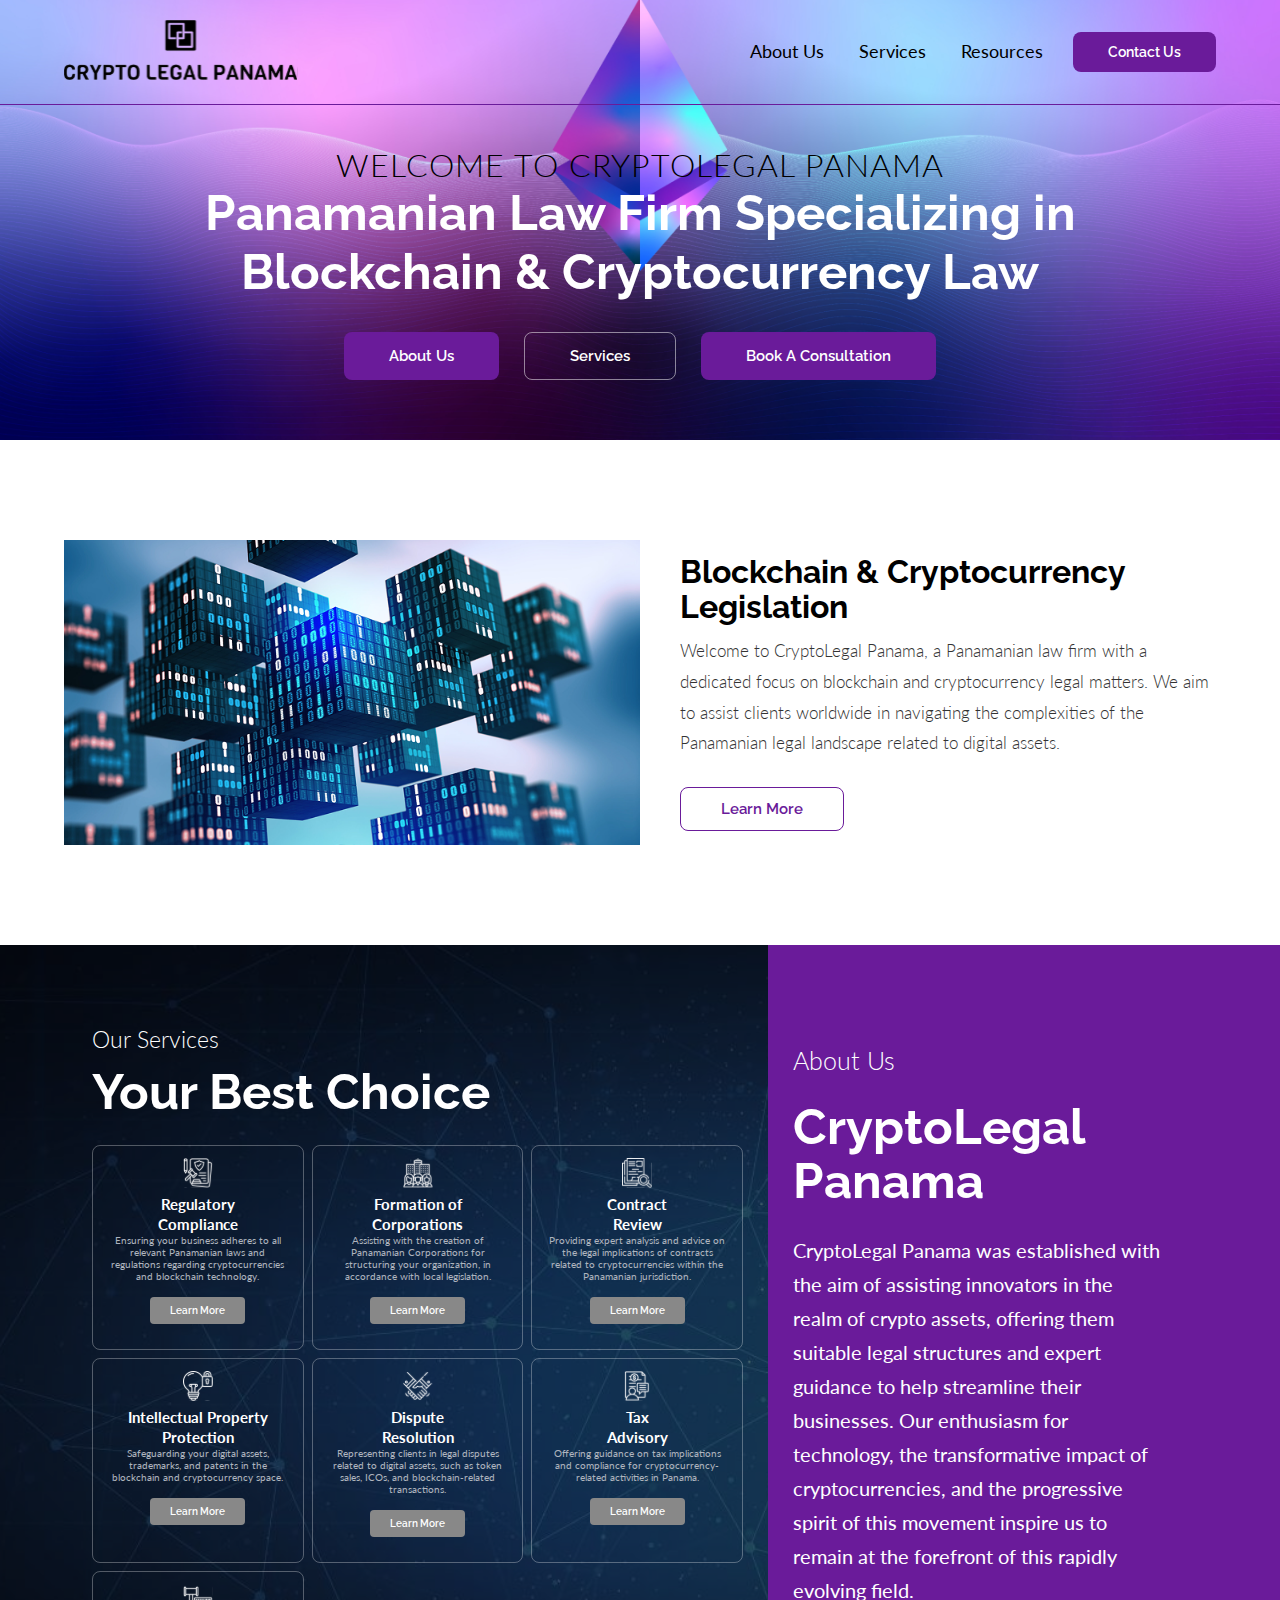
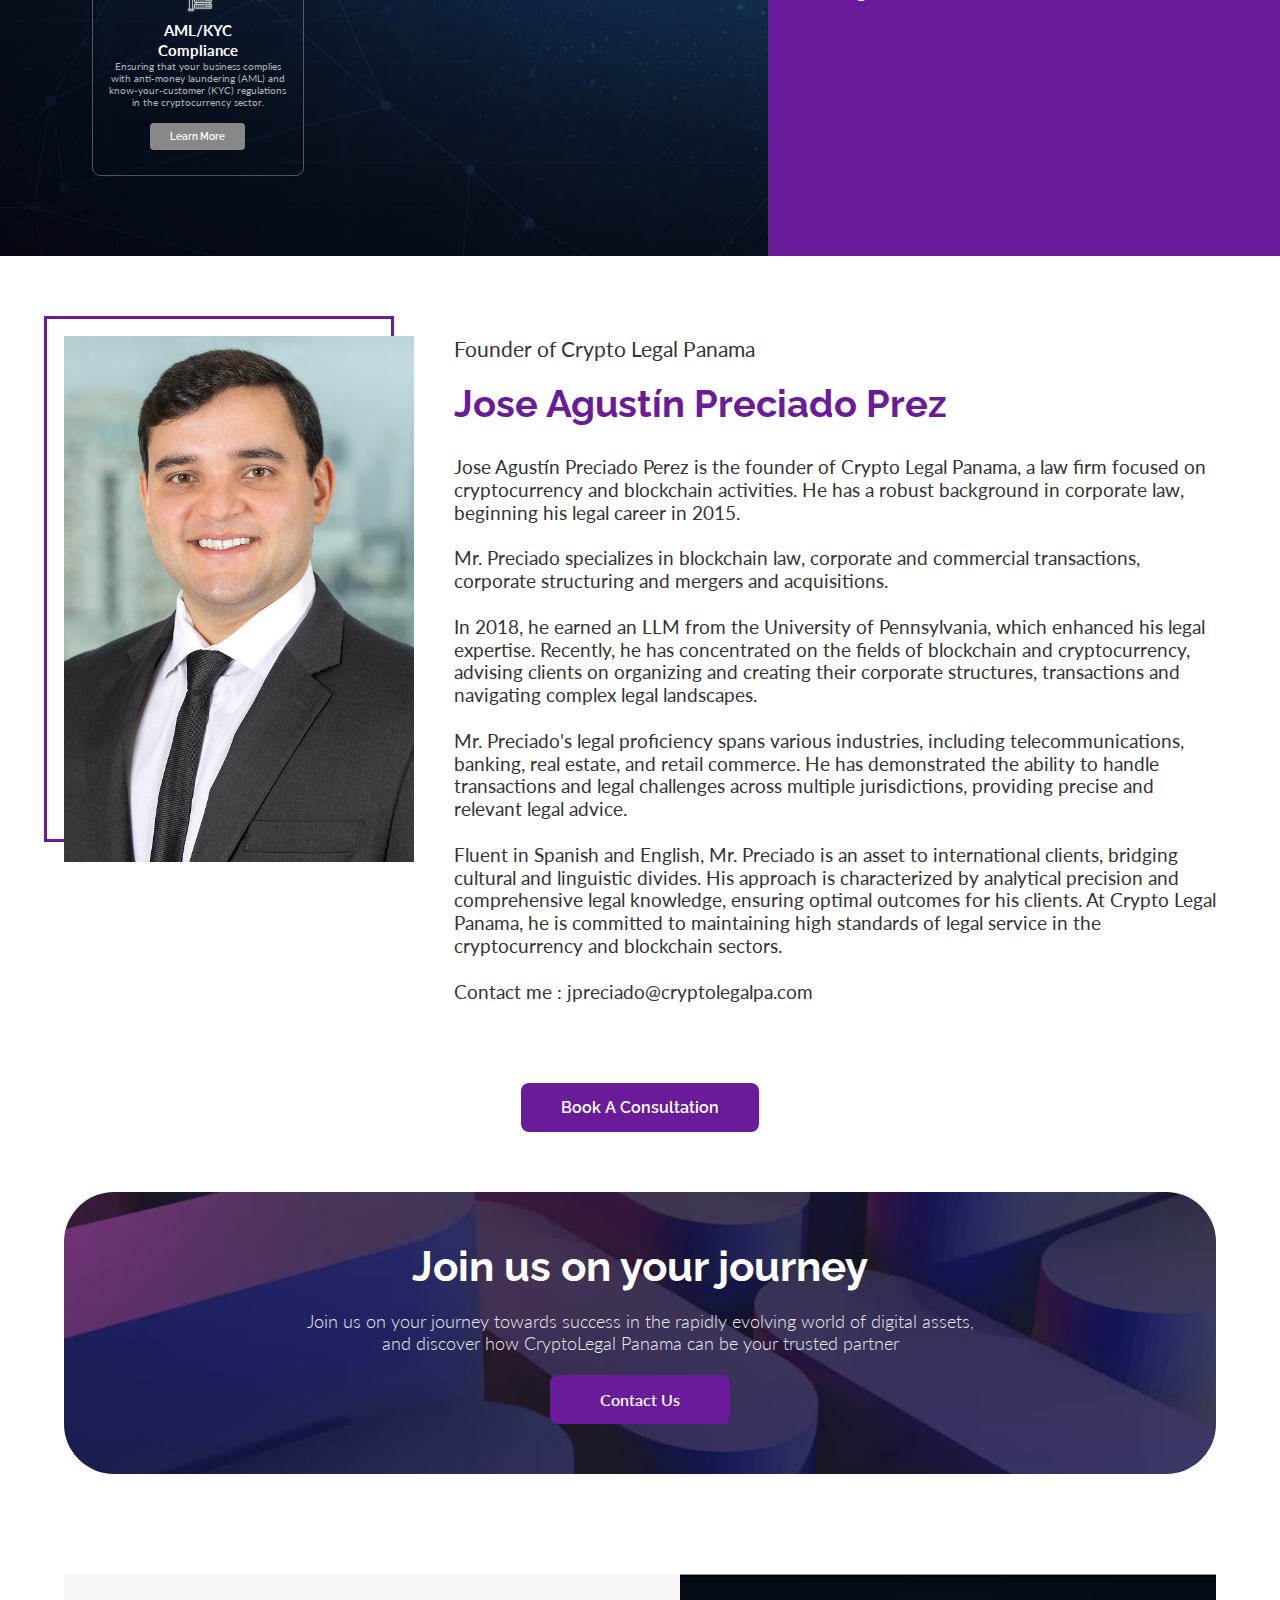
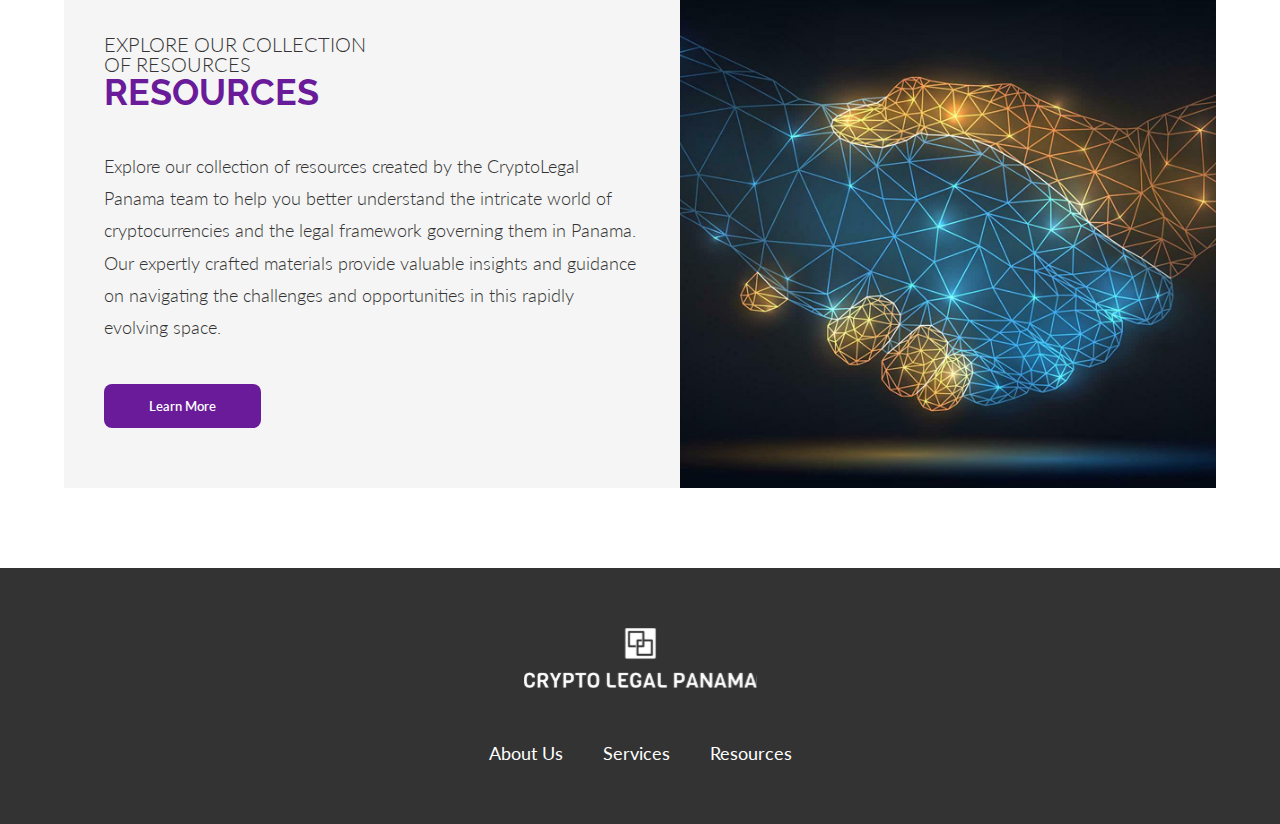
<file: index.html>
<!DOCTYPE html>
<html lang="en">

<head>
    <meta charset="UTF-8">
    <meta name="viewport" content="width=device-width, initial-scale=1.0">
    <title>Crypto Legal Panama</title>
    <link rel="stylesheet" href="/css/style.css">
</head>

<body>

    <section class="main-wrapper">
        <!--Header-->
        <header class="navbar-parent">

            <nav class="navbar-child">
                <div class="logo">
                    <a href="/html/index.html">
                        <img src="/assets/svgs/panama-main-logo.svg" class="thelogo" alt="Main logo">
                    </a>
                </div>

                <div class="nav-right">
                    <div>
                        <ul class="nav-links">
                            <li><a href="/pages/about/about.html">About Us</a></li>
                            <li><a href="/pages/services/services.html">Services</a></li>
                            <li><a href="/pages/resources/resources.html">Resources</a></li>
                        </ul>
                    </div>

                    <div class="nav-cta">
                        <a href="/pages/contact/contact.html">
                            <button class="btn-contact">Contact Us</button>
                        </a>
                    </div>
                    <div class="hamburger" id="openSidebar">
                        <img src="/assets/svgs/hamburger-icon.svg" alt="Open Menu" class="hamburger-icon">
                    </div>
                </div>
            </nav>
        </header>

        <!--Sidebar-->
        <div class="mobile-sidebar" id="mobileSidebar">
            <div class="sidebar-header">
                <div class="sidebar-logo">
                    <a href="/html/index.html">
                        <img src="/assets/svgs/panama-main-logo.svg" alt="CryptoLegal Panama Logo">
                    </a>
                </div>
                <div>
                    <button class="close-button" id="closeSidebar">
                        <img src="/assets/svgs/close.svg" alt="Close Menu" class="close-btn">
                    </button>
                </div>
            </div>
            <div class="sidebar-content">
                <div>
                    <ul class="sidebar-links">
                        <li><a href="/html/index.html">Home</a></li>
                        <li><a href="/pages/about/about.html">About Us</a></li>
                        <li><a href="/pages/services/services.html">Services</a></li>
                        <li><a href="/pages/resources/resources.html">Resources</a></li>
                    </ul>
                </div>
                <div class="sidebar-cta">
                    <a href="/pages/contact/contact.html">
                        <button class="btn-contact-sidebar">Contact Us</button>
                    </a>
                </div>
            </div>
            <div class="sidebar-footer">
                <div class="copyright-sidebar">
                    <p>CryptoLegal Panama 2025 © All Rights Reserved</p>
                </div>
            </div>
        </div>

        <!--Hero section-->
        <section class="hero-parent">
            <div class="hero-child">

                <div class="text-top">
                    <h2 class="welcome-msg">WELCOME TO CRYPTOLEGAL PANAMA</h2>
                </div>

                <!-- <div class="prism-gap"></div> -->
                <div class="text-bottom">
                    <div>
                        <h1 class="main-headline">
                            Panamanian Law Firm Specializing in <br>
                            Blockchain & Cryptocurrency Law
                        </h1>
                    </div>

                    <div class="button-group">
                        <button class="btn-filled">About Us</button>
                        <button class="btn-outline">Services</button>
                        <button class="btn-filled">Book A Consultation</button>
                    </div>
                </div>
            </div>
        </section>
    </section>

    <!--legislation section-->
    <section class="legislation-parent">
        <div class="legislation-child">

            <div class="content-left">
                <img src="/assets/images/blockchain.png" alt="Blockchain Cubes" class="feature-image">
            </div>

            <div class="content-right">
                <div class="content-heading">
                    <div>
                        <h2 class="section-title">Blockchain & Cryptocurrency <br> Legislation</h2>
                    </div>
                    <div>
                        <p class="section-text">
                            Welcome to CryptoLegal Panama, a Panamanian law firm with a
                            dedicated focus on blockchain and cryptocurrency legal matters. We
                            aim to assist clients worldwide in navigating the complexities of the
                            Panamanian legal landscape related to digital assets.
                        </p>
                    </div>
                </div>
                <div>
                    <button class="btn-learn-more">Learn More</button>
                </div>
            </div>
        </div>
    </section>

    <!--Services section-->
    <section class="services-about-section">
        <div class="services-about-child">

            <div class="services-side">
                <div class="services-wrapper">
                    <div class="services-header">
                        <h4 class="services-eyebrow">Our Services</h4>
                        <h2 class="services-heading">Your Best Choice</h2>
                    </div>

                    <div class="services-grid">
                        <div class="service-card">
                            <div class="card-icon">
                                <img src="/assets/svgs/card (1).svg" alt="Card logo" class="card-icon">
                            </div>
                            <div class="card-content">
                                <div>
                                    <h3 class="card-title">Regulatory<br>Compliance</h3>
                                    <p class="card-desc">Ensuring your business adheres to all relevant Panamanian laws
                                        and
                                        regulations regarding cryptocurrencies and blockchain technology.</p>
                                </div>
                                <div>
                                    <button class="btn-card-more">Learn More</button>
                                </div>
                            </div>
                        </div>

                        <div class="service-card">
                            <div class="card-icon">
                                <img src="/assets/svgs/card (2).svg" alt="Card logo" class="card-icon">
                            </div>
                            <div class="card-content">
                                <div>
                                    <h3 class="card-title">Formation of<br>Corporations</h3>
                                    <p class="card-desc">Assisting with the creation of Panamanian Corporations for
                                        structuring your
                                        organization, in accordance with local legislation.</p>
                                </div>
                                <div>
                                    <button class="btn-card-more">Learn More</button>
                                </div>
                            </div>
                        </div>

                        <div class="service-card">
                            <div class="card-icon">
                                <img src="/assets/svgs/card (3).svg" alt="Card logo" class="card-icon">
                            </div>
                            <div class="card-content">
                                <div>
                                    <h3 class="card-title">Contract<br>Review</h3>
                                    <p class="card-desc">Providing expert analysis and advice on the legal implications
                                        of contracts
                                        related to cryptocurrencies within the Panamanian jurisdiction.</p>
                                </div>
                                <div>
                                    <button class="btn-card-more">Learn More</button>
                                </div>
                            </div>
                        </div>

                        <div class="service-card">
                            <div class="card-icon">
                                <img src="/assets/svgs/card (4).svg" alt="Card logo" class="card-icon">
                            </div>
                            <div class="card-content">
                                <div>
                                    <h3 class="card-title">Intellectual Property<br>Protection</h3>
                                    <p class="card-desc">Safeguarding your digital assets, trademarks, and patents in
                                        the blockchain
                                        and cryptocurrency space.</p>
                                </div>
                                <div>
                                    <button class="btn-card-more">Learn More</button>
                                </div>
                            </div>
                        </div>

                        <div class="service-card">
                            <div class="card-icon">
                                <img src="/assets/svgs/card (5).svg" alt="Card logo" class="card-icon">
                            </div>
                            <div class="card-content">
                                <div>
                                    <h3 class="card-title">Dispute<br>Resolution</h3>
                                    <p class="card-desc">Representing clients in legal disputes related to digital
                                        assets, such as
                                        token sales, ICOs, and blockchain-related transactions.</p>
                                </div>
                                <div>
                                    <button class="btn-card-more">Learn More</button>
                                </div>
                            </div>
                        </div>

                        <div class="service-card">
                            <div class="card-icon">
                                <img src="/assets/svgs/card (6).svg" alt="Card logo" class="card-icon">
                            </div>
                            <div class="card-content">
                                <div>
                                    <h3 class="card-title">Tax<br>Advisory</h3>
                                    <p class="card-desc">Offering guidance on tax implications and compliance for
                                        cryptocurrency-related activities in Panama.</p>
                                </div>
                                <div>
                                    <button class="btn-card-more">Learn More</button>
                                </div>
                            </div>
                        </div>

                        <div class="service-card">
                            <div class="card-icon">
                                <img src="/assets/svgs/card (7).svg" alt="Card logo" class="card-icon">
                            </div>
                            <div class="card-content">
                                <div>
                                    <h3 class="card-title">AML/KYC<br>Compliance</h3>
                                    <p class="card-desc">Ensuring that your business complies with anti-money laundering
                                        (AML) and
                                        know-your-customer (KYC) regulations in the cryptocurrency sector.</p>
                                </div>
                                <div>
                                    <button class="btn-card-more">Learn More</button>
                                </div>
                            </div>
                        </div>
                    </div>
                </div>
            </div>

            <div class="about-side">
                <div class="about-content">
                    <h4 class="about-eyebrow">About Us</h4>
                    <h2 class="about-heading">CryptoLegal<br>Panama</h2>

                    <p class="about-text">
                        CryptoLegal Panama was established with the aim of assisting innovators
                        in the realm of crypto assets, offering them suitable legal structures
                        and expert guidance to help streamline their businesses.
                        Our enthusiasm for technology, the transformative impact of cryptocurrencies,
                        and the progressive spirit of this movement inspire us to remain at the
                        forefront of this rapidly evolving field.
                    </p>
                </div>
            </div>
        </div>

    </section>

    <!--Founder section-->
    <section class="founder-parent">
        <div class="founder-child">

            <div class="founder-image-wrapper">
                <div class="founder-frame"></div>
                <img src="/assets/images/founder-image.png" alt="Jose Agustín Preciado Prez" class="founder-img">
            </div>

            <div class="founder-right">

                <div class="founder-header">
                    <h4 class="founder-eyebrow">Founder of Crypto Legal Panama</h4>
                    <h2 class="founder-name">Jose Agustín Preciado Prez</h2>
                </div>

                <div class="founder-bio">
                    <p>
                        Jose Agustín Preciado Perez is the founder of Crypto Legal Panama, a law firm focused on
                        cryptocurrency and blockchain activities. He has a robust background in corporate law,
                        beginning his legal career in 2015.
                        <br><br>
                        Mr. Preciado specializes in blockchain law, corporate and commercial transactions, corporate
                        structuring and mergers and acquisitions.
                        <br><br>
                        In 2018, he earned an LLM from the University of Pennsylvania, which enhanced his legal
                        expertise. Recently, he has concentrated on the fields of blockchain and cryptocurrency,
                        advising clients on organizing and creating their corporate structures, transactions and
                        navigating complex legal landscapes.
                        <br><br>
                        Mr. Preciado's legal proficiency spans various industries, including telecommunications,
                        banking, real estate, and retail commerce. He has demonstrated the ability to handle
                        transactions and legal challenges across multiple jurisdictions, providing precise and relevant
                        legal advice.
                        <br><br>
                        Fluent in Spanish and English, Mr. Preciado is an asset to international clients, bridging
                        cultural and linguistic divides. His approach is characterized by analytical precision and
                        comprehensive legal knowledge, ensuring optimal outcomes for his clients. At Crypto Legal
                        Panama, he is committed to maintaining high standards of legal service in the
                        cryptocurrency and blockchain sectors.
                        <br><br>
                        Contact me : jpreciado@cryptolegalpa.com
                    </p>
                </div>

            </div>



        </div>

    </section>

    <!--CTA section-->
    <section class="cta-section">
        <div class="cta-child">
            <div class="founder-button">
                <button class="btn-filled btn-founder">Book A Consultation</button>

            </div>
            <div class="cta-card">
                <h2 class="cta-title">Join us on your journey</h2>
                <p class="cta-text">
                    Join us on your journey towards success in the rapidly evolving world of digital assets, and
                    discover how CryptoLegal Panama can be your trusted partner
                </p>
                <button class="btn-cta-contact">Contact Us</button>
            </div>
        </div>

    </section>

    <!--Resources section-->
    <section class="resources-section">
        <div class="resources-container">

            <div class="resources-text-box">
                <h4 class="eyebrow-text">EXPLORE OUR COLLECTION <br> OF RESOURCES</h4>
                <div class="resources-text">
                    <h2 class="resources-title">RESOURCES</h2>

                    <p class="resources-description">
                        Explore our collection of resources created by the CryptoLegal Panama
                        team to help you better understand the intricate world of
                        cryptocurrencies and the legal framework governing them in Panama.
                        Our expertly crafted materials provide valuable insights and guidance on
                        navigating the challenges and opportunities in this rapidly evolving
                        space.
                    </p>
                    <div>

                        <button class="btn-resources">Learn More</button>
                    </div>
                </div>
            </div>

            <div class="resources-image-box">
                <img src="/assets/images/resources.png" alt="Digital Handshake" class="resource-img">
            </div>

        </div>
    </section>

    <!--Footer-->
    <footer class="site-footer">
        <div class="footer-container">

            <div class="logo">
                <img src="/assets/svgs/panama-white-logo.svg" class="thelogo" alt="main logo">
            </div>

            <ul class="footer-nav">
                <li><a href="#about">About Us</a></li>
                <li><a href="#services">Services</a></li>
                <li><a href="#resources">Resources</a></li>
            </ul>

        </div>
    </footer>

    <script src="/js/script.js"></script>


</body>

</html>
</file>
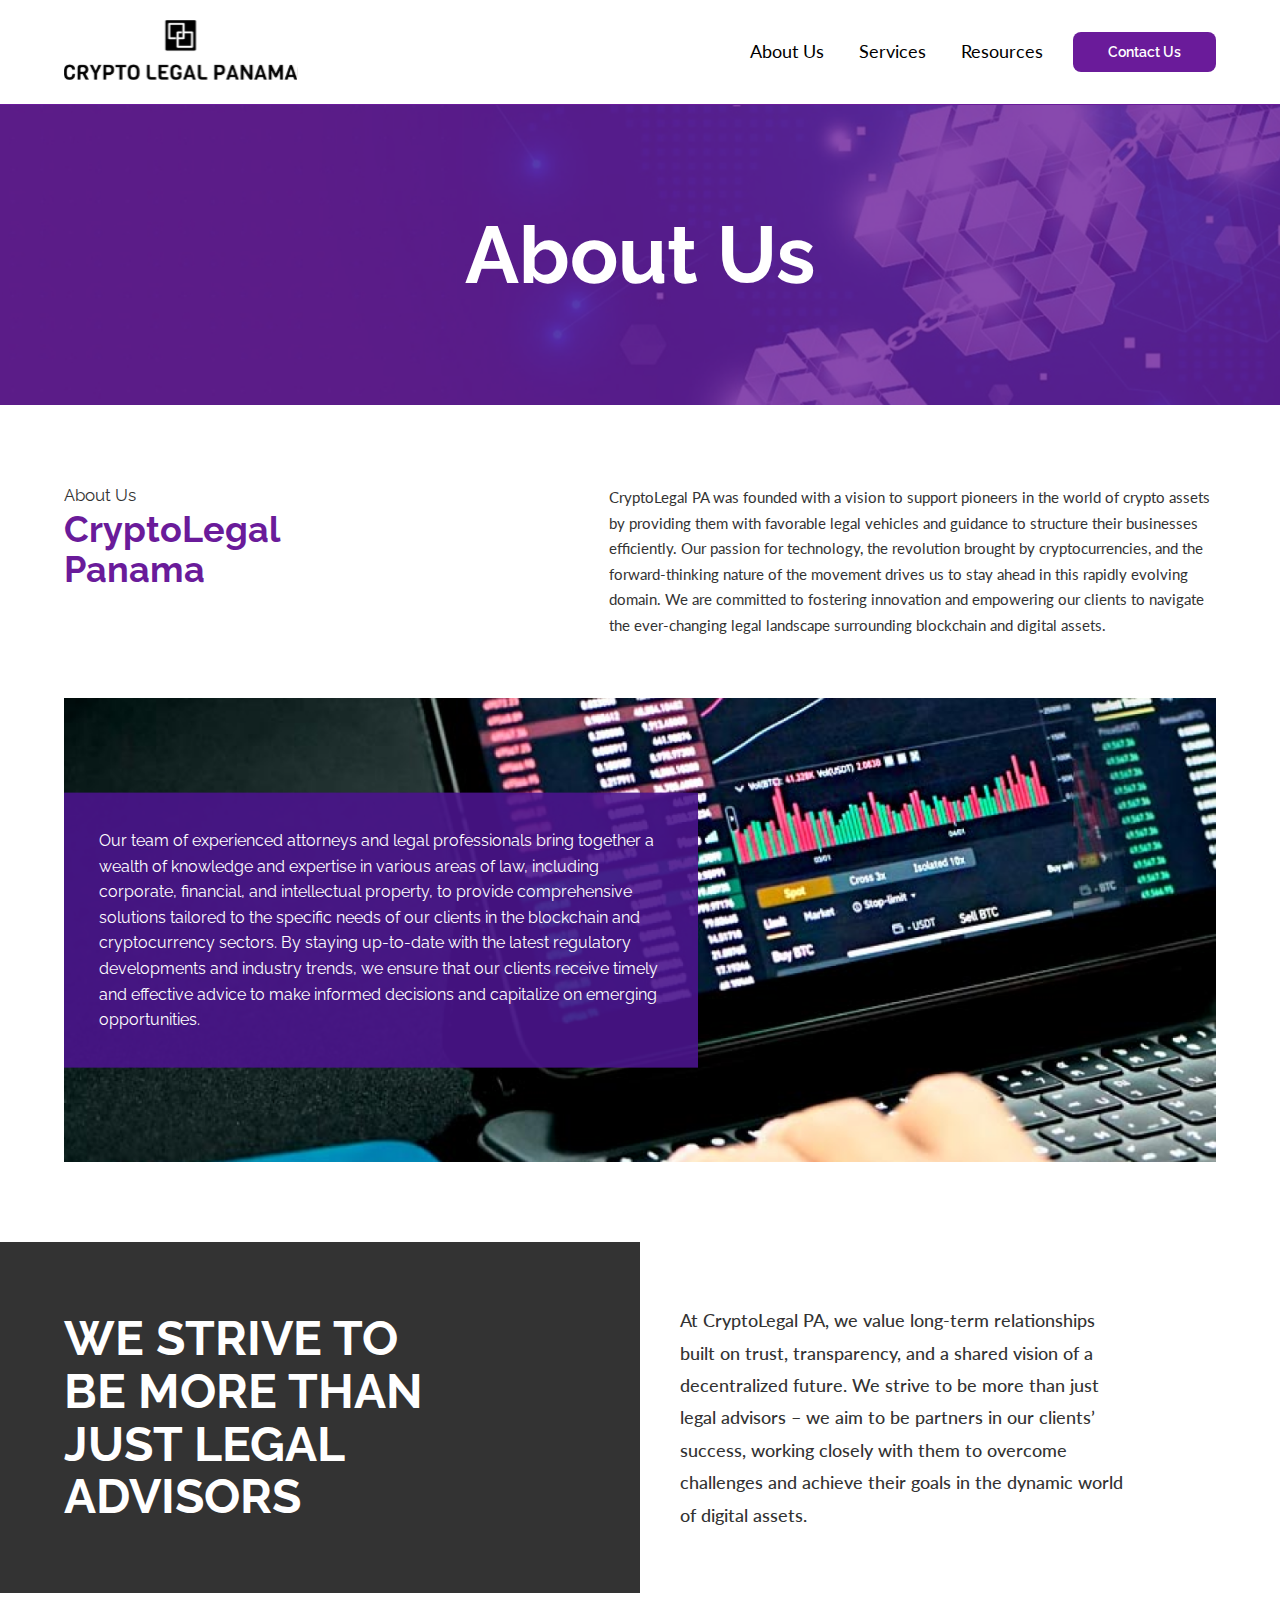
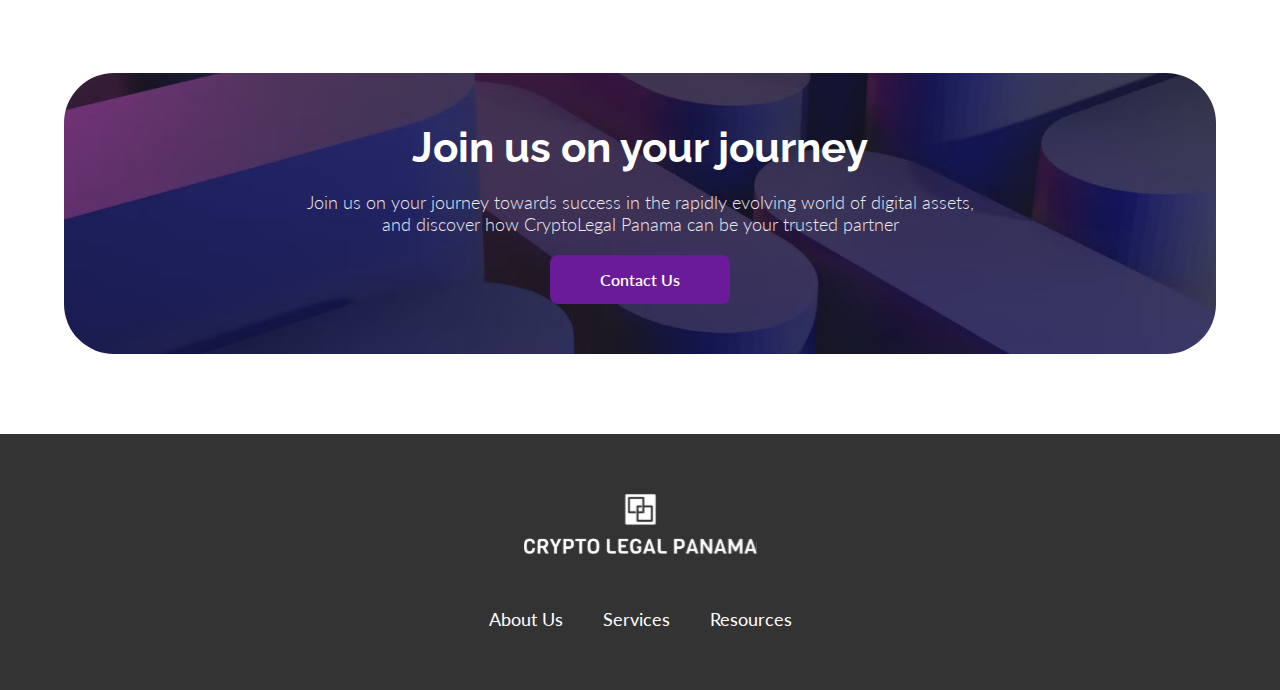
<file: pages/about/about.html>
<!DOCTYPE html>
<html lang="en">

<head>
    <meta charset="UTF-8">
    <meta name="viewport" content="width=device-width, initial-scale=1.0">
    <title>Crypto Legal Panama</title>
    <link rel="stylesheet" href="/pages/about/style.css">
</head>

<body>

    <!--Header-->
    <header class="navbar-parent">
        <nav class="navbar-child">
            <div class="logo">
                <a href="/html/index.html">
                    <img src="/assets/svgs/panama-main-logo.svg" class="thelogo" alt="Main logo">
                </a>
            </div>
            <div class="nav-right">
                <div>
                    <ul class="nav-links">
                        <li><a href="/pages/about/about.html">About Us</a></li>
                        <li><a href="/pages/services/services.html">Services</a></li>
                        <li><a href="/pages/resources/resources.html">Resources</a></li>
                    </ul>
                </div>
                <div class="nav-cta">
                    <a href="/pages/contact/contact.html">
                        <button class="btn-contact">Contact Us</button>
                    </a>
                </div>
                <div class="hamburger" id="openSidebar">
                    <img src="/assets/svgs/hamburger-icon.svg" alt="Open Menu" class="hamburger-icon">
                </div>
            </div>
        </nav>
    </header>

    <!--Sidebar-->
    <div class="mobile-sidebar" id="mobileSidebar">
        <div class="sidebar-header">
            <div class="sidebar-logo">
                <a href="/html/index.html">
                    <img src="/assets/svgs/panama-main-logo.svg" alt="CryptoLegal Panama Logo">
                </a>
            </div>
            <div>
                <button class="close-button" id="closeSidebar">
                    <img src="/assets/svgs/close.svg" alt="Close Menu" class="close-btn">
                </button>
            </div>
        </div>
        <div class="sidebar-content">
            <div>
                <ul class="sidebar-links">
                    <li><a href="/html/index.html">Home</a></li>
                    <li><a href="/pages/about/about.html">About Us</a></li>
                    <li><a href="/pages/services/services.html">Services</a></li>
                    <li><a href="/pages/resources/resources.html">Resources</a></li>
                </ul>
            </div>
            <div class="sidebar-cta">
                <a href="/pages/contact/contact.html">
                    <button class="btn-contact-sidebar">Contact Us</button>
                </a>
            </div>
        </div>
        <div class="sidebar-footer">
            <div class="copyright-sidebar">
                <p>CryptoLegal Panama 2025 © All Rights Reserved</p>
            </div>
        </div>
    </div>

    <!--Page Banner-->
    <section class="banner">
        <div>
            <h1 class="banner-content">About Us</h1>
        </div>
    </section>

    <!--About us section-->
    <section class="about-section-parent">
        <div class="about-section-child">
            <div class="about-header">
                <div class="header-left">
                    <p class="sub-label">About Us</p>
                    <h1 class="main-title">CryptoLegal<br>Panama</h1>
                </div>
                <div class="header-right">
                    <p>
                        CryptoLegal PA was founded with a vision to support pioneers in the world of crypto assets
                        by providing them with favorable legal vehicles and guidance to structure their businesses
                        efficiently. Our passion for technology, the revolution brought by cryptocurrencies, and the
                        forward-thinking nature of the movement drives us to stay ahead in this rapidly evolving
                        domain. We are committed to fostering innovation and empowering our clients to navigate
                        the ever-changing legal landscape surrounding blockchain and digital assets.
                    </p>
                </div>
            </div>
            <div class="image-wrapper">
                <div>
                    <img src="/assets/images/about-us.png" alt="Crypto Trading Laptop" class="bg-image">
                </div>
                <div class="overlay-card">
                    <p>
                        Our team of experienced attorneys and legal professionals bring
                        together a wealth of knowledge and expertise in various areas of law,
                        including corporate, financial, and intellectual property, to provide
                        comprehensive solutions tailored to the specific needs of our clients in
                        the blockchain and cryptocurrency sectors. By staying up-to-date with
                        the latest regulatory developments and industry trends, we ensure that
                        our clients receive timely and effective advice to make informed
                        decisions and capitalize on emerging opportunities.
                    </p>
                </div>
            </div>
        </div>
    </section>

    <!--Advisor section-->
    <section class="advisor-parent">
        <div class="advisor-child">
            <div class="advisor-heading-box">
                <h1>WE STRIVE TO <br> BE MORE THAN <br> JUST LEGAL <br> ADVISORS</h1>
            </div>
            <div class="advisor-text-content">
                <p>
                    At CryptoLegal PA, we value long-term relationships built on trust, transparency, and a
                    shared vision of a decentralized future. We strive to be more than just legal advisors – we aim to
                    be
                    partners in our clients’ success, working closely with them to overcome challenges and achieve their
                    goals in the dynamic world of digital assets.
                </p>
            </div>
        </div>
    </section>

    <!--CTA section-->
    <section class="cta-section">
        <div class="cta-card">
            <h2 class="cta-title">Join us on your journey</h2>
            <p class="cta-text">
                Join us on your journey towards success in the rapidly evolving world of digital assets, and
                discover how CryptoLegal Panama can be your trusted partner
            </p>
            <button class="btn-cta-contact">Contact Us</button>
        </div>
    </section>

    <!--Footer-->
    <footer class="site-footer">
        <div class="footer-container">
            <div class="logo">
                <img src="/assets/svgs/panama-white-logo.svg" class="thelogo" alt="main logo">
            </div>
            <ul class="footer-nav">
                <li><a href="#about">About Us</a></li>
                <li><a href="#services">Services</a></li>
                <li><a href="#resources">Resources</a></li>
            </ul>
        </div>
    </footer>

    <script src="/js/script.js"></script>


</body>

</html>
</file>
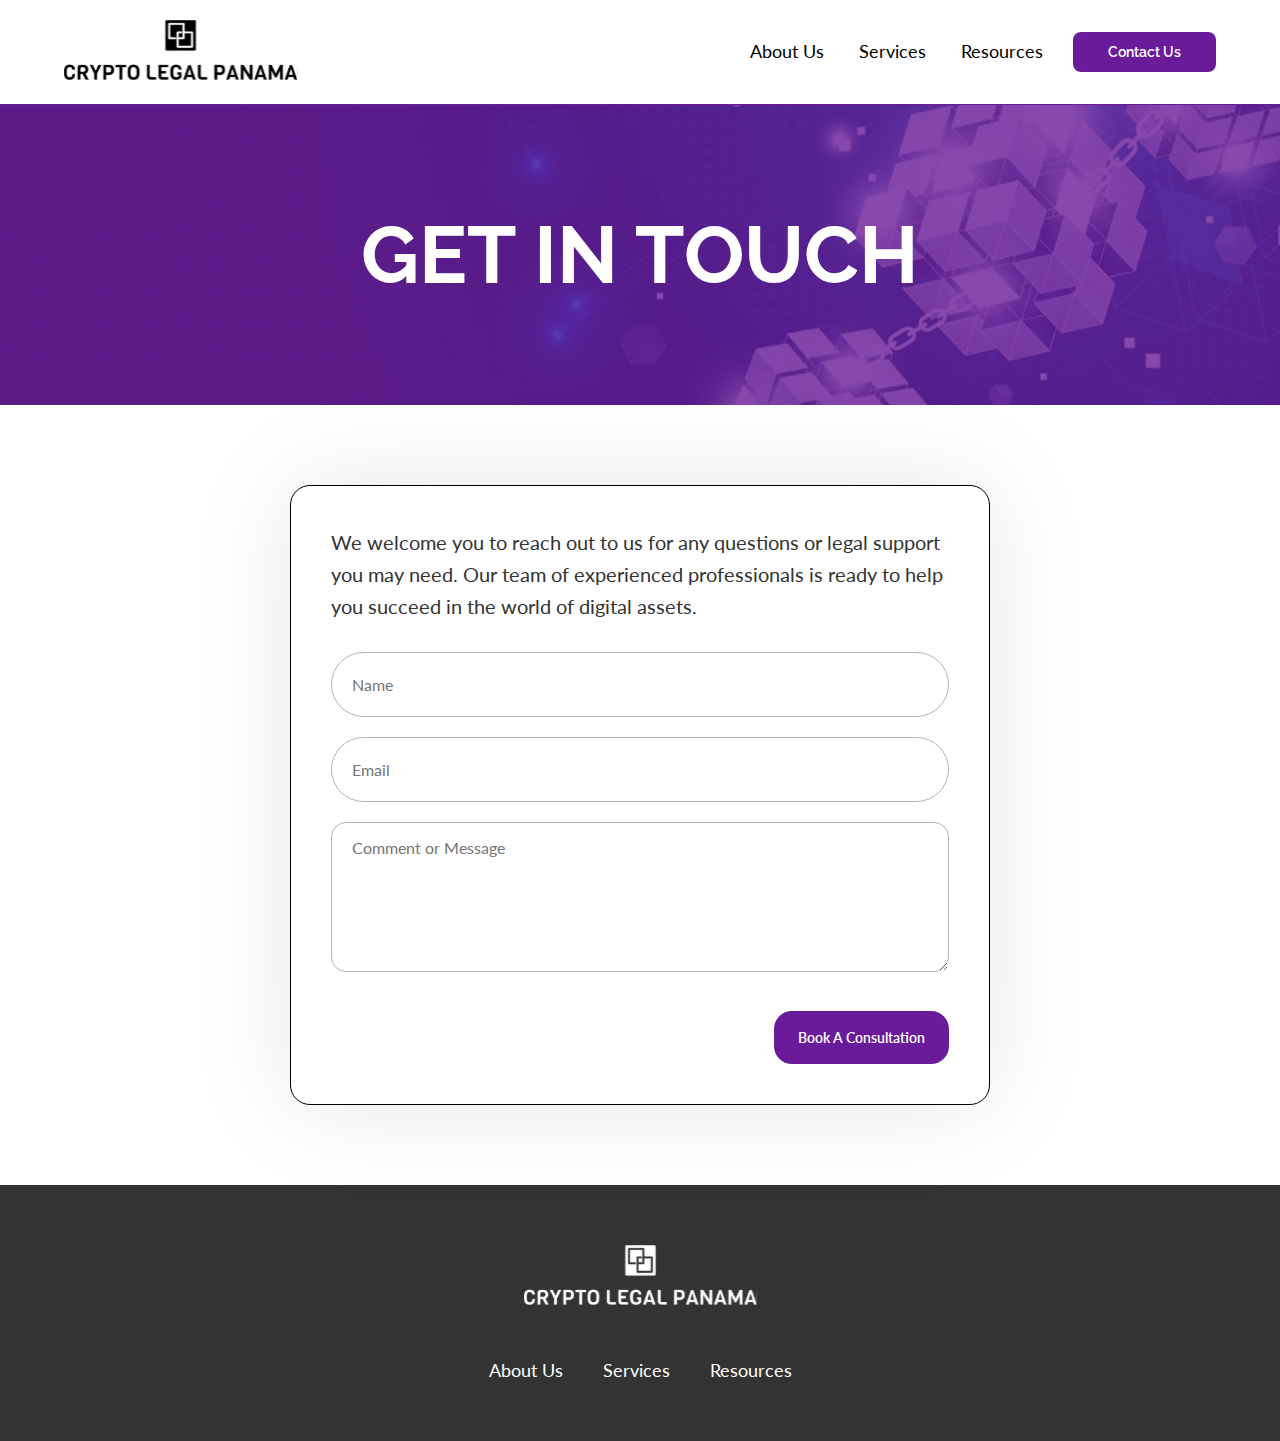
<file: pages/contact/contact.html>
<!DOCTYPE html>
<html lang="en">

<head>
    <meta charset="UTF-8">
    <meta name="viewport" content="width=device-width, initial-scale=1.0">
    <title>Crypto Legal Panama</title>
    <link rel="stylesheet" href="/pages/contact/style.css">
</head>

<body>

    <!--Header-->
    <header class="navbar-parent">

        <nav class="navbar-child">
            <div class="logo">
                <a href="/html/index.html">
                    <img src="/assets/svgs/panama-main-logo.svg" class="thelogo" alt="Main logo">
                </a>
            </div>

            <div class="nav-right">
                <div>
                    <ul class="nav-links">
                        <li><a href="/pages/about/about.html">About Us</a></li>
                        <li><a href="/pages/services/services.html">Services</a></li>
                        <li><a href="/pages/resources/resources.html">Resources</a></li>
                    </ul>
                </div>

                <div class="nav-cta">
                    <a href="/pages/contact/contact.html">
                        <button class="btn-contact">Contact Us</button>
                    </a>
                </div>
                <div class="hamburger" id="openSidebar">
                    <img src="/assets/svgs/hamburger-icon.svg" alt="Open Menu" class="hamburger-icon">
                </div>
            </div>
        </nav>
    </header>

    <!--Sidebar-->
    <div class="mobile-sidebar" id="mobileSidebar">
        <div class="sidebar-header">
            <div class="sidebar-logo">
                <a href="/html/index.html">
                    <img src="/assets/svgs/panama-main-logo.svg" alt="CryptoLegal Panama Logo">
                </a>
            </div>
            <div>
                <button class="close-button" id="closeSidebar">
                    <img src="/assets/svgs/close.svg" alt="Close Menu" class="close-btn">
                </button>
            </div>
        </div>
        <div class="sidebar-content">
            <div>
                <ul class="sidebar-links">
                    <li><a href="/html/index.html">Home</a></li>
                    <li><a href="/pages/about/about.html">About Us</a></li>
                    <li><a href="/pages/services/services.html">Services</a></li>
                    <li><a href="/pages/resources/resources.html">Resources</a></li>
                </ul>
            </div>
            <div class="sidebar-cta">
                <a href="/pages/contact/contact.html">
                    <button class="btn-contact-sidebar">Contact Us</button>
                </a>
            </div>
        </div>
        <div class="sidebar-footer">
            <div class="copyright-sidebar">
                <p>CryptoLegal Panama 2025 © All Rights Reserved</p>
            </div>
        </div>
    </div>

    <!--Page Banner-->
    <section class="banner">
        <div>
            <h1 class="banner-content">GET IN TOUCH</h1>
        </div>
    </section>

    <!--Contact Form-->
    <section class="cf-parent">
        <div class="cf-child">
            <div class="cf-header">
                <p>
                    We welcome you to reach out to us for any questions or legal support you may need. Our team of
                    experienced professionals is ready to help you succeed in the world of digital assets.
                </p>
            </div>
            <form class="cf-form">
                <div class="cf-form-group">
                    <input type="text" id="name" name="name" class="cf-input" placeholder="Name">
                </div>
                <div class="cf-form-group">
                    <input type="email" id="email" name="email" class="cf-input" placeholder="Email">
                </div>
                <div class="cf-form-group">
                    <textarea id="message" name="message" class="cf-textarea" placeholder="Comment or Message"
                        rows="5"></textarea>
                </div>
                <div class="cf-submit-container">
                    <button type="submit" class="cf-submit-btn">Book A Consultation</button>
                </div>
            </form>
        </div>
    </section>

    <!--Footer-->
    <footer class="site-footer">
        <div class="footer-container">

            <div class="logo">
                <img src="/assets/svgs/panama-white-logo.svg" class="thelogo" alt="main logo">
            </div>

            <ul class="footer-nav">
                <li><a href="#about">About Us</a></li>
                <li><a href="#services">Services</a></li>
                <li><a href="#resources">Resources</a></li>
            </ul>

        </div>
    </footer>


    <script src="/js/script.js"></script>


</body>

</html>
</file>
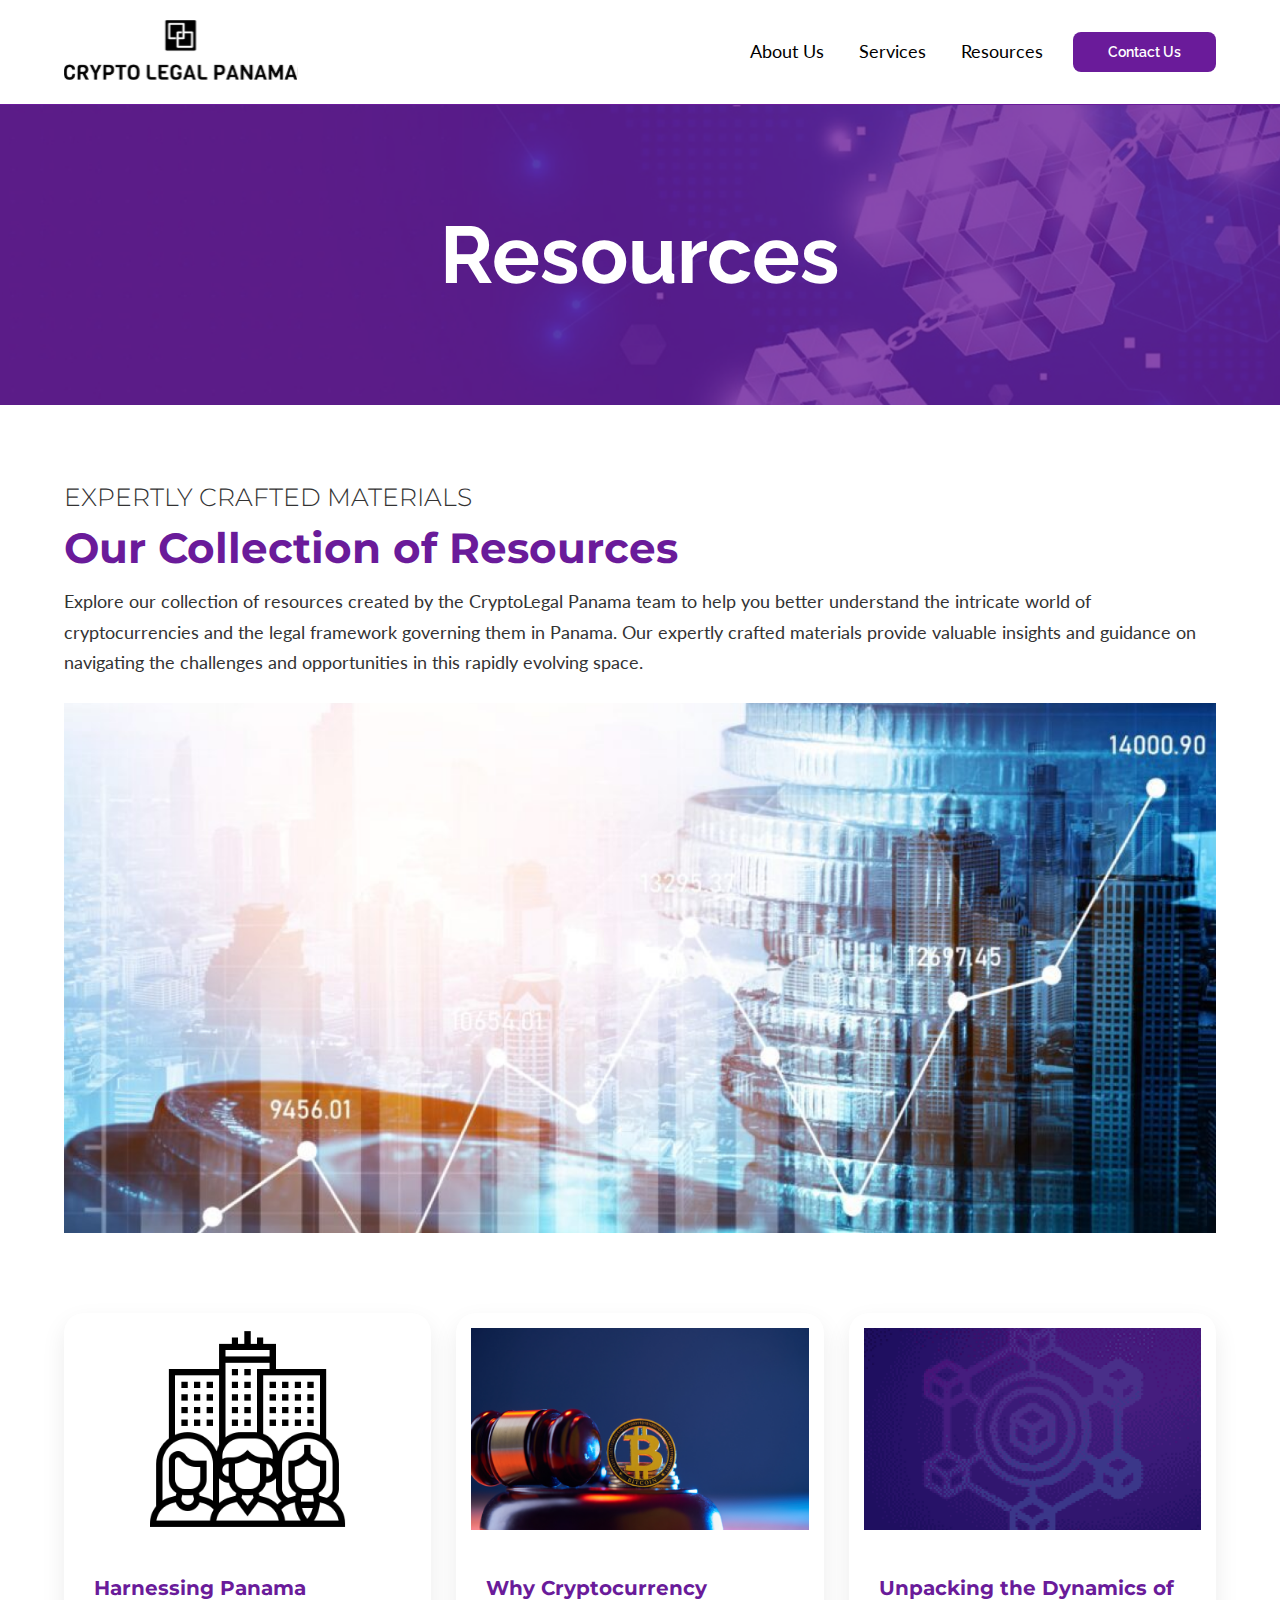
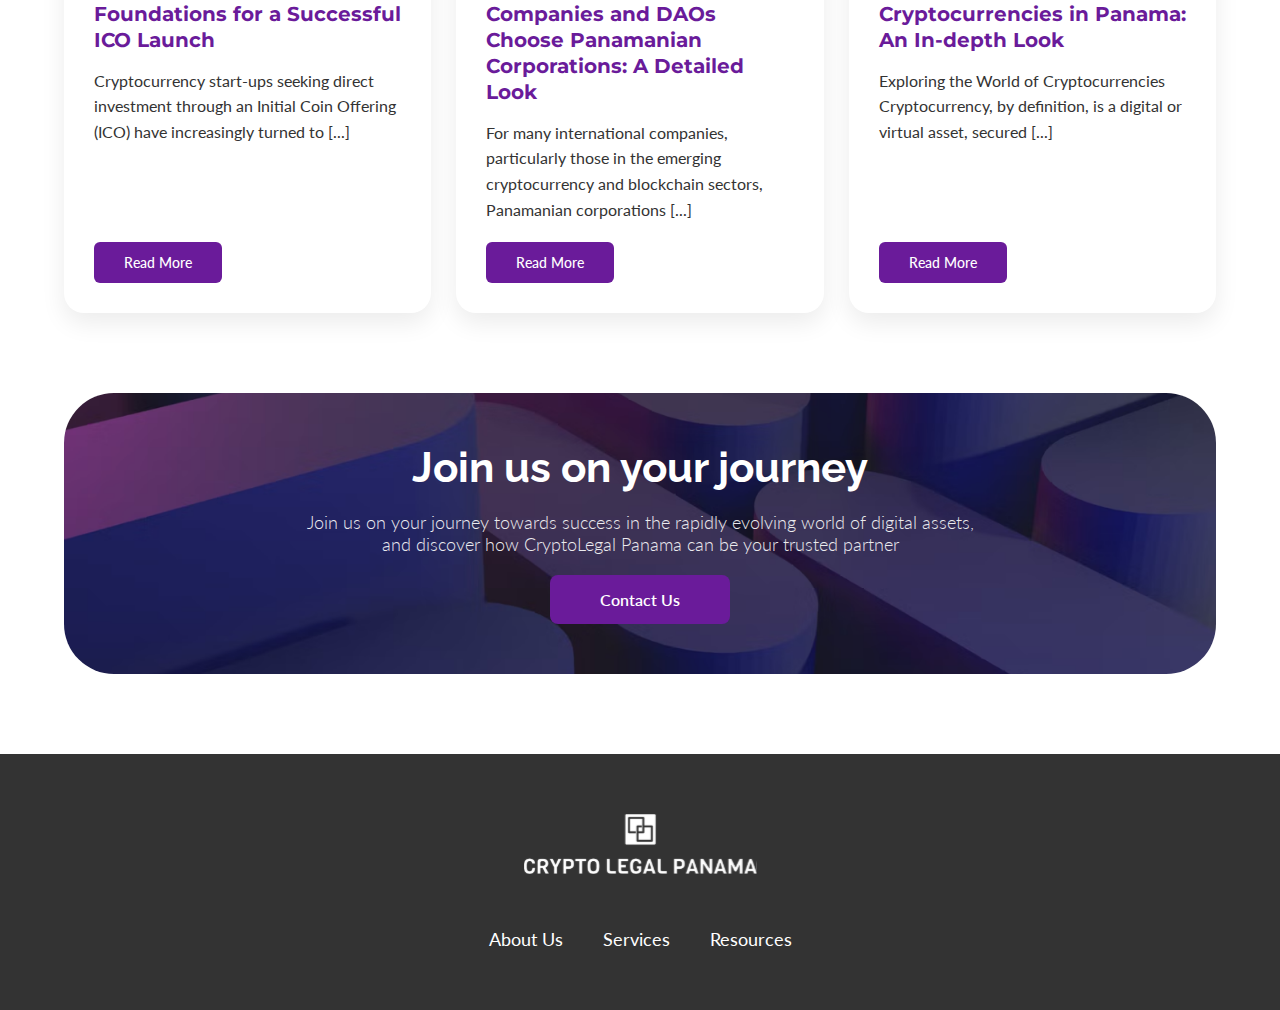
<file: pages/resources/resources.html>
<!DOCTYPE html>
<html lang="en">

<head>
    <meta charset="UTF-8">
    <meta name="viewport" content="width=device-width, initial-scale=1.0">
    <title>Crypto Legal Panama</title>
    <link rel="stylesheet" href="/pages/resources/style.css">
</head>

<body>

    <!--Header-->
    <header class="navbar-parent">

        <nav class="navbar-child">
            <div class="logo">
                <a href="/html/index.html">
                    <img src="/assets/svgs/panama-main-logo.svg" class="thelogo" alt="Main logo">
                </a>
            </div>

            <div class="nav-right">
                <div>
                    <ul class="nav-links">
                        <li><a href="/pages/about/about.html">About Us</a></li>
                        <li><a href="/pages/services/services.html">Services</a></li>
                        <li><a href="/pages/resources/resources.html">Resources</a></li>
                    </ul>
                </div>

                <div class="nav-cta">
                    <a href="/pages/contact/contact.html">
                        <button class="btn-contact">Contact Us</button>
                    </a>
                </div>
                <div class="hamburger" id="openSidebar">
                    <img src="/assets/svgs/hamburger-icon.svg" alt="Open Menu" class="hamburger-icon">
                </div>
            </div>
        </nav>
    </header>

    <!--Sidebar-->
    <div class="mobile-sidebar" id="mobileSidebar">
        <div class="sidebar-header">
            <div class="sidebar-logo">
                <a href="/html/index.html">
                    <img src="/assets/svgs/panama-main-logo.svg" alt="CryptoLegal Panama Logo">
                </a>
            </div>
            <div>
                <button class="close-button" id="closeSidebar">
                    <img src="/assets/svgs/close.svg" alt="Close Menu" class="close-btn">
                </button>
            </div>
        </div>
        <div class="sidebar-content">
            <div>
                <ul class="sidebar-links">
                    <li><a href="/html/index.html">Home</a></li>
                    <li><a href="/pages/about/about.html">About Us</a></li>
                    <li><a href="/pages/services/services.html">Services</a></li>
                    <li><a href="/pages/resources/resources.html">Resources</a></li>
                </ul>
            </div>
            <div class="sidebar-cta">
                <a href="/pages/contact/contact.html">
                    <button class="btn-contact-sidebar">Contact Us</button>
                </a>
            </div>
        </div>
        <div class="sidebar-footer">
            <div class="copyright-sidebar">
                <p>CryptoLegal Panama 2025 © All Rights Reserved</p>
            </div>
        </div>
    </div>

    <!--Page Banner-->
    <section class="banner">
        <div>
            <h1 class="banner-content">Resources</h1>
        </div>
    </section>

    <!--Collection of resources-->
    <section class="ocr-parent">
        <div class="ocr-child">
            <div class="ocr-content">
                <p class="ocr-subtitle">Expertly Crafted Materials</p>
                <h2 class="ocr-title">Our Collection of Resources</h2>
                <p class="ocr-desc">
                    Explore our collection of resources created by the CryptoLegal Panama team to help you better
                    understand the intricate world of cryptocurrencies and the legal framework governing them in Panama.
                    Our expertly crafted materials provide valuable insights and guidance on navigating the challenges
                    and opportunities in this rapidly evolving space.
                </p>
            </div>

            <div class="ocr-image-container">
                <img src="/assets/images/ocr-img.png"
                    alt="Cryptocurrency financial graph superimposed over a city and coins" class="ocr-img">
            </div>
        </div>
    </section>

    <!--Our Articles-->
    <section class="oa-parent">
        <div class="oa-child">
            <div class="oa-grid">

                <div class="oa-item">
                    <div class="article-icon-container">
                        <img src="/assets/images/resources-card-1.png" class="article-img"
                            alt="Panama Foundations Icon">
                    </div>
                    <div class="article-content">
                        <div class="article-card-header">
                            <h3 class="article-title">Harnessing Panama Foundations for a Successful ICO Launch</h3>
                            <p class="article-desc">
                                Cryptocurrency start-ups seeking direct investment through an Initial Coin Offering
                                (ICO) have increasingly turned to [...]
                            </p>
                        </div>
                        <div>
                            <button class="articles-button">Read More</button>
                        </div>
                    </div>
                </div>

                <div class="oa-item">
                    <div class="article-icon-container">
                        <img src="/assets/images/resources-card-2.png" class="article-img" alt="Blockchain Structure">
                    </div>
                    <div class="article-content">
                        <div class="article-card-header">
                            <h3 class="article-title">Why Cryptocurrency Companies and DAOs Choose Panamanian
                                Corporations: A Detailed Look</h3>
                            <p class="article-desc">
                                For many international companies, particularly those in the emerging cryptocurrency and
                                blockchain sectors, Panamanian corporations [...]
                            </p>
                        </div>
                        <div>
                            <button class="articles-button">Read More</button>
                        </div>
                    </div>
                </div>

                <div class="oa-item">
                    <div class="article-icon-container">
                        <img src="/assets/images/resources-card-3.png" class="article-img" alt="Bitcoin and Gavel">
                    </div>
                    <div class="article-content">
                        <div class="article-card-header">
                            <h3 class="article-title">Unpacking the Dynamics of Cryptocurrencies in Panama: An In-depth
                                Look</h3>
                            <p class="article-desc">
                                Exploring the World of Cryptocurrencies Cryptocurrency, by definition, is a digital or
                                virtual asset, secured [...]
                            </p>
                        </div>
                        <div>
                            <button class="articles-button">Read More</button>
                        </div>
                    </div>
                </div>

            </div>
        </div>
    </section>

    <!--CTA section-->
    <section class="cta-section">
        <div class="cta-card">
            <h2 class="cta-title">Join us on your journey</h2>
            <p class="cta-text">
                Join us on your journey towards success in the rapidly evolving world of digital assets, and
                discover how CryptoLegal Panama can be your trusted partner
            </p>
            <button class="btn-cta-contact">Contact Us</button>
        </div>
    </section>

    <!--Footer-->
    <footer class="site-footer">
        <div class="footer-container">

            <div class="logo">
                <img src="/assets/svgs/panama-white-logo.svg" class="thelogo" alt="main logo">
            </div>

            <ul class="footer-nav">
                <li><a href="#about">About Us</a></li>
                <li><a href="#services">Services</a></li>
                <li><a href="#resources">Resources</a></li>
            </ul>

        </div>
    </footer>


    <script src="/js/script.js"></script>


</body>

</html>
</file>
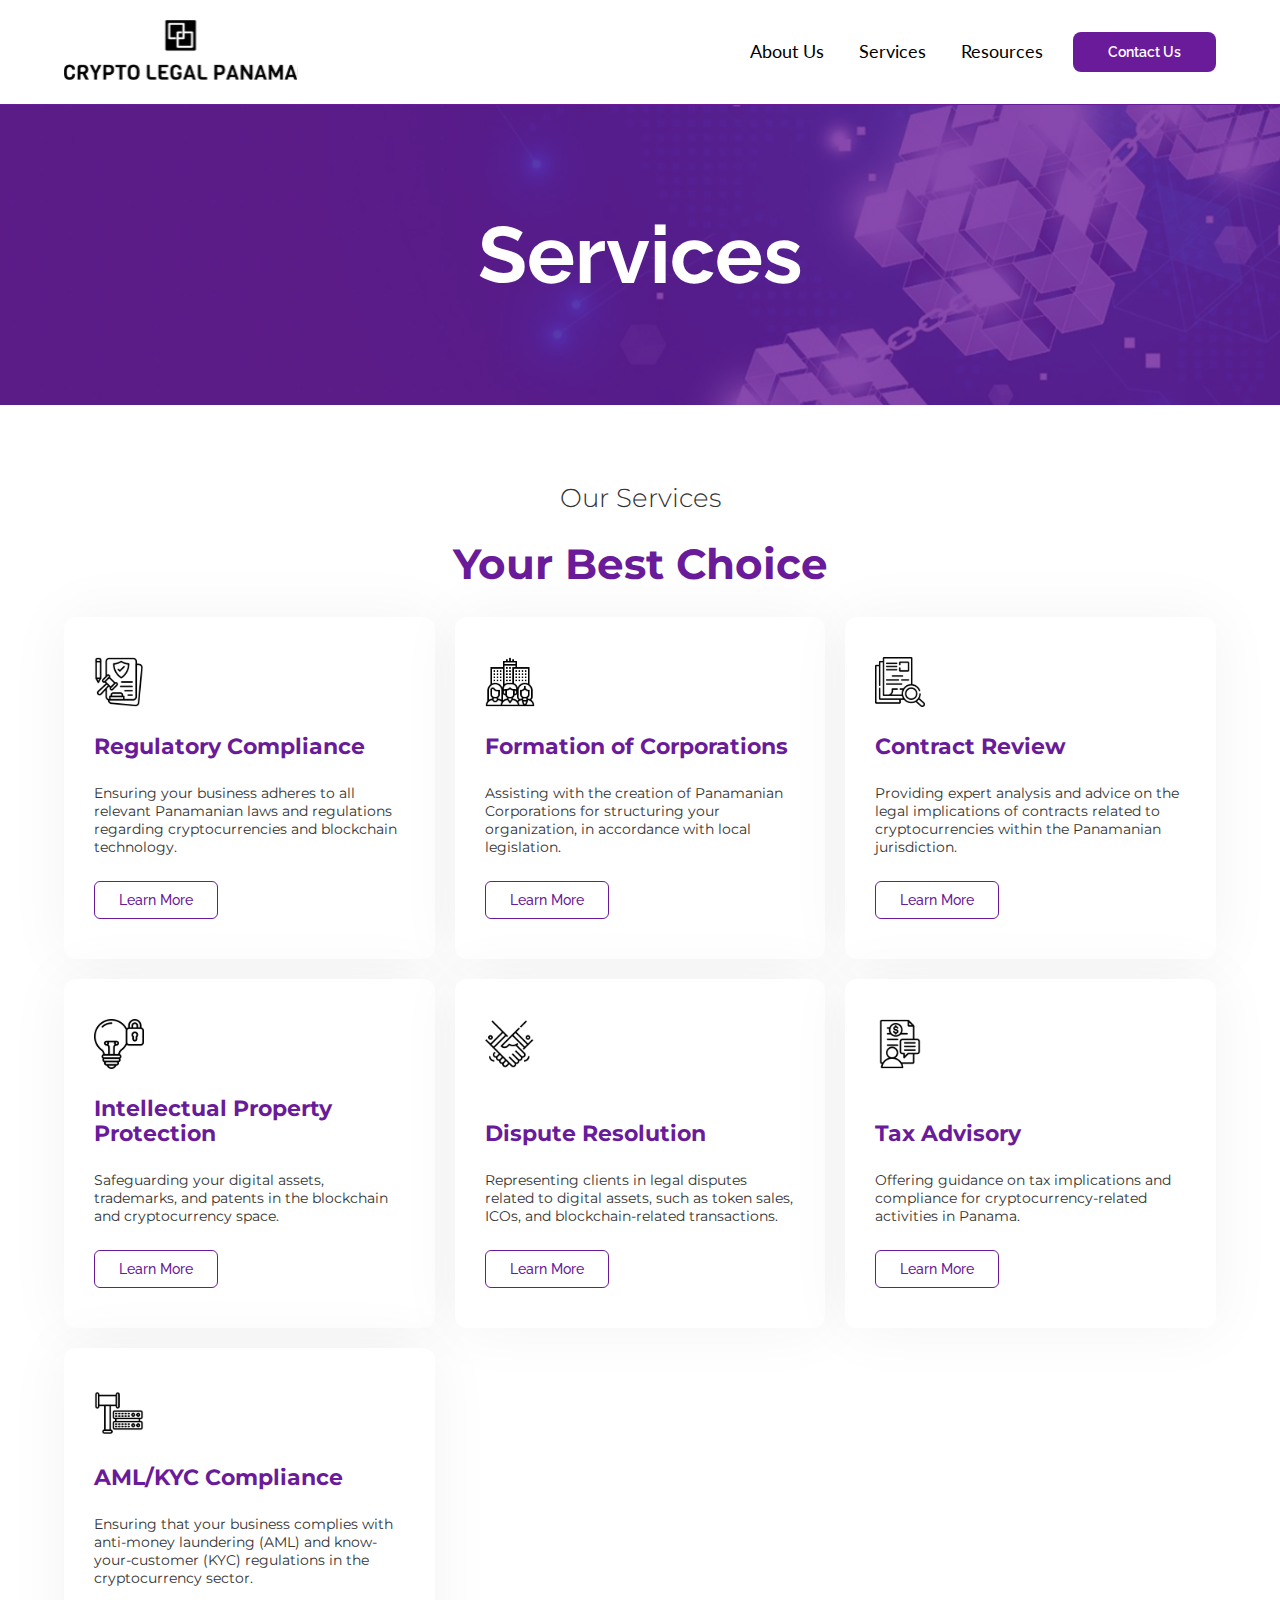
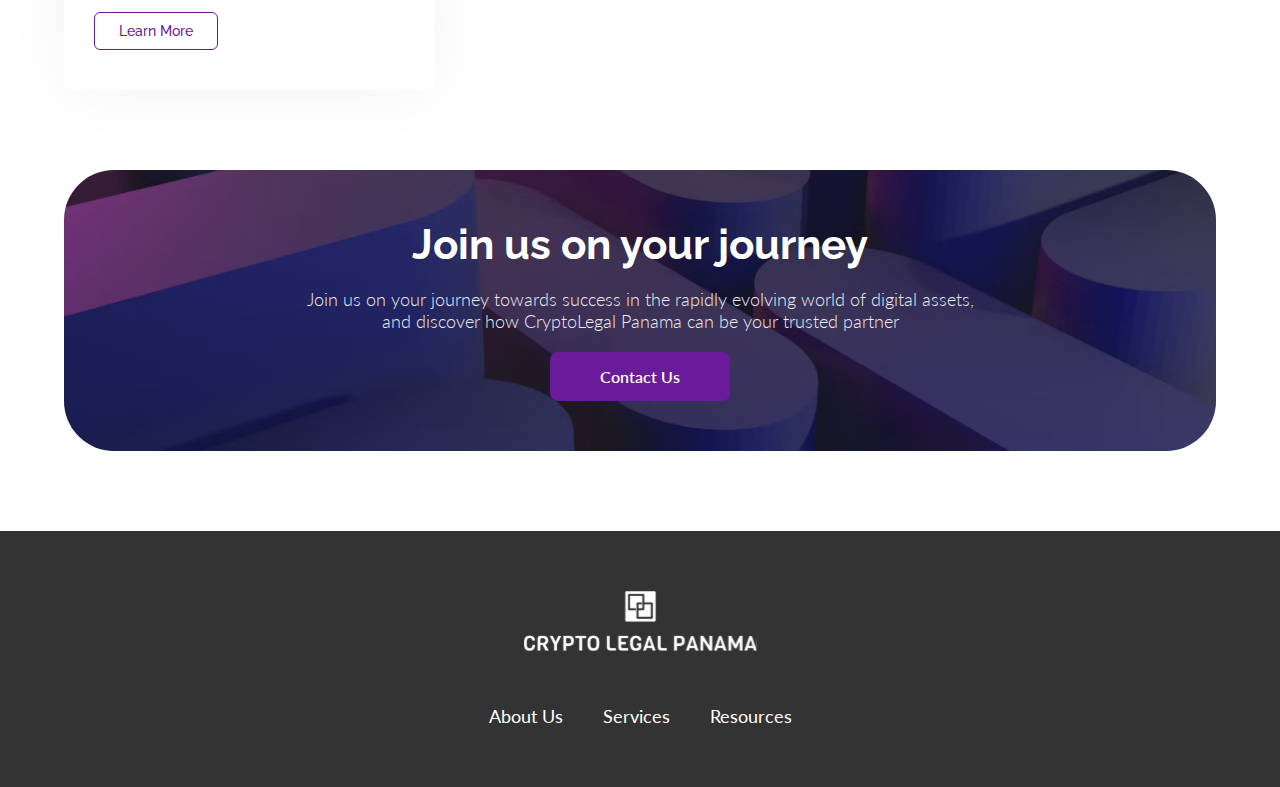
<file: pages/services/services.html>
<!DOCTYPE html>
<html lang="en">

<head>
    <meta charset="UTF-8">
    <meta name="viewport" content="width=device-width, initial-scale=1.0">
    <title>Crypto Legal Panama</title>
    <link rel="stylesheet" href="/pages/services/style.css">
</head>

<body>

    <!--Header-->
    <header class="navbar-parent">

        <nav class="navbar-child">
            <div class="logo">
                <a href="/html/index.html">
                    <img src="/assets/svgs/panama-main-logo.svg" class="thelogo" alt="Main logo">
                </a>
            </div>

            <div class="nav-right">
                <div>
                    <ul class="nav-links">
                        <li><a href="/pages/about/about.html">About Us</a></li>
                        <li><a href="/pages/services/services.html">Services</a></li>
                        <li><a href="/pages/resources/resources.html">Resources</a></li>
                    </ul>
                </div>

                <div class="nav-cta">
                    <a href="/pages/contact/contact.html">
                        <button class="btn-contact">Contact Us</button>
                    </a>
                </div>
                <div class="hamburger" id="openSidebar">
                    <img src="/assets/svgs/hamburger-icon.svg" alt="Open Menu" class="hamburger-icon">
                </div>
            </div>
        </nav>
    </header>

    <!--Sidebar-->
    <div class="mobile-sidebar" id="mobileSidebar">
        <div class="sidebar-header">
            <div class="sidebar-logo">
                <a href="/html/index.html">
                    <img src="/assets/svgs/panama-main-logo.svg" alt="CryptoLegal Panama Logo">
                </a>
            </div>
            <div>
                <button class="close-button" id="closeSidebar">
                    <img src="/assets/svgs/close.svg" alt="Close Menu" class="close-btn">
                </button>
            </div>
        </div>
        <div class="sidebar-content">
            <div>
                <ul class="sidebar-links">
                    <li><a href="/html/index.html">Home</a></li>
                    <li><a href="/pages/about/about.html">About Us</a></li>
                    <li><a href="/pages/services/services.html">Services</a></li>
                    <li><a href="/pages/resources/resources.html">Resources</a></li>
                </ul>
            </div>
            <div class="sidebar-cta">
                <a href="/pages/contact/contact.html">
                    <button class="btn-contact-sidebar">Contact Us</button>
                </a>
            </div>
        </div>
        <div class="sidebar-footer">
            <div class="copyright-sidebar">
                <p>CryptoLegal Panama 2025 © All Rights Reserved</p>
            </div>
        </div>
    </div>

    <!--Page Banner-->
    <section class="banner">
        <div>
            <h1 class="banner-content">Services</h1>
        </div>
    </section>

    <!--Our services-->
    <section class="os-parent">
        <div class="os-child">
            <div class="os-header">
                <p class="os-subtitle">Our Services</p>
                <h2 class="os-title">Your Best Choice</h2>
            </div>
            <div class="os-grid">
                <div class="os-service-item">
                    <div class="service-icon-container">
                        <img src="/assets/svgs/service-card-1.svg" class="thelogo" alt="Main logo">
                    </div>
                    <div class="service-content">
                        <div class="service-card-header">
                            <h3 class="service-title">Regulatory Compliance</h3>
                            <p class="service-desc">
                                Ensuring your business adheres to all relevant Panamanian laws
                                and regulations regarding cryptocurrencies and blockchain technology.
                            </p>
                        </div>
                        <div>
                            <button class="services-button">Learn More</button>
                        </div>
                    </div>
                </div>

                <div class="os-service-item">
                    <div class="service-icon-container">
                        <img src="/assets/svgs/service-card-2.svg" class="thelogo" alt="Main logo">
                    </div>
                    <div class="service-content">
                        <div class="service-card-header">

                            <h3 class="service-title">Formation of Corporations</h3>
                            <p class="service-desc">
                                Assisting with the creation of Panamanian Corporations for
                                structuring your organization, in accordance with local legislation.
                            </p>
                        </div>
                        <div>
                            <button class="services-button">Learn More</button>
                        </div>
                    </div>
                </div>

                <div class="os-service-item">
                    <div class="service-icon-container">
                        <img src="/assets/svgs/service-card-3.svg" class="thelogo" alt="Main logo">
                    </div>
                    <div class="service-content">
                        <div class="service-card-header">

                            <h3 class="service-title">Contract Review</h3>
                            <p class="service-desc">
                                Providing expert analysis and advice on the legal implications
                                of contracts related to cryptocurrencies within the Panamanian jurisdiction.
                            </p>
                        </div>
                        <div>
                            <button class="services-button">Learn More</button>
                        </div>
                    </div>
                </div>

                <div class="os-service-item">
                    <div class="service-icon-container">
                        <img src="/assets/svgs/service-card-4.svg" class="thelogo" alt="Main logo">
                    </div>
                    <div class="service-content">
                        <div class="service-card-header">

                            <h3 class="service-title">Intellectual Property Protection</h3>
                            <p class="service-desc">
                                Safeguarding your digital assets, trademarks, and patents in the
                                blockchain and cryptocurrency space.
                            </p>
                        </div>
                        <div>
                            <button class="services-button">Learn More</button>
                        </div>
                    </div>
                </div>

                <div class="os-service-item">
                    <div class="service-icon-container">
                        <img src="/assets/svgs/service-card-5.svg" class="thelogo" alt="Main logo">
                    </div>
                    <div class="service-content">
                        <div class="service-card-header">

                            <h3 class="service-title">Dispute Resolution</h3>
                            <p class="service-desc">
                                Representing clients in legal disputes related to digital assets,
                                such as token sales, ICOs, and blockchain-related transactions.
                            </p>
                        </div>
                        <div>
                            <button class="services-button">Learn More</button>
                        </div>
                    </div>
                </div>

                <div class="os-service-item">
                    <div class="service-icon-container">
                        <img src="/assets/svgs/service-card-6.svg" class="thelogo" alt="Main logo">
                    </div>
                    <div class="service-content">
                        <div class="service-card-header">

                            <h3 class="service-title">Tax Advisory</h3>
                            <p class="service-desc">
                                Offering guidance on tax implications and compliance for
                                cryptocurrency-related activities in Panama.
                            </p>
                        </div>
                        <div>
                            <button class="services-button">Learn More</button>
                        </div>
                    </div>
                </div>

                <div class="os-service-item">
                    <div class="service-icon-container">
                        <img src="/assets/svgs/service-card-7.svg" class="thelogo" alt="Main logo">
                    </div>
                    <div class="service-content">
                        <div class="service-card-header">

                            <h3 class="service-title">AML/KYC Compliance</h3>
                            <p class="service-desc">
                                Ensuring that your business complies with anti-money laundering
                                (AML) and know-your-customer (KYC) regulations in the cryptocurrency sector.
                            </p>
                        </div>
                        <div>
                            <button class="services-button">Learn More</button>
                        </div>
                    </div>
                </div>

            </div>
        </div>
    </section>

    <!--CTA section-->
    <section class="cta-section">
        <div class="cta-card">
            <h2 class="cta-title">Join us on your journey</h2>
            <p class="cta-text">
                Join us on your journey towards success in the rapidly evolving world of digital assets, and
                discover how CryptoLegal Panama can be your trusted partner
            </p>
            <button class="btn-cta-contact">Contact Us</button>
        </div>
    </section>

    <!--Footer-->
    <footer class="site-footer">
        <div class="footer-container">

            <div class="logo">
                <img src="/assets/svgs/panama-white-logo.svg" class="thelogo" alt="main logo">
            </div>

            <ul class="footer-nav">
                <li><a href="#about">About Us</a></li>
                <li><a href="#services">Services</a></li>
                <li><a href="#resources">Resources</a></li>
            </ul>

        </div>
    </footer>

    <script src="/js/script.js"></script>


</body>

</html>
</file>
<file: css/style.css>
@import url('https://fonts.googleapis.com/css2?family=Lato:wght@300;400;700;900&family=Raleway:wght@300;400;600;700;800&family=Montserrat:wght@300;400;600;700&display=swap');

* {
    margin: 0;
    padding: 0;
    box-sizing: border-box;
    font-family: 'Raleway';
}

:root {
  --primary-purple: rgba(106, 27, 154, 1);
  --primary-white: rgba(255, 255, 255, 1);
  --secondary-dark: rgba(0, 0, 0, 1);
  --secondary-light-dark: rgba(51, 51, 51, 1);
  --font-lato: 'Lato'; 
  --font-raleway: 'Raleway';
}


.main-wrapper {
    max-width: 1440px;
    width: 100%;
    margin: 0 auto;

    background-image: url('/assets/images/panama-bg.png');
    background-size: cover;
    
    background-position: bottom;
    
    background-repeat: no-repeat;
    display: flex;
    flex-direction: column;
}

.navbar-child {
    display: flex;
    justify-content: space-between;
    align-items: center;
    max-width: 1440px;
    width: 85%;
    z-index: 10;
    margin: 0 auto;
    padding: 20px 0px ;
    border-bottom: 1px var(--primary-purple);
}

.nav-links {
    display: flex;
    list-style: none;
    gap: 50px;
}

.navbar-parent
{
border-bottom: 1px solid var(--primary-purple);
}

.nav-links li a {
    text-decoration: none;
    color: var(--secondary-dark);


    font-family: var(--font-lato);

font-weight: 400;
font-size: 18px;
line-height: 100%;

}

.nav-links li a:hover {
    opacity: 0.7;
}

.nav-right
{
    display: flex;
    align-items: center;
    justify-content: center;
    gap: 30px;
}

.btn-contact {
    background-color: var(--primary-purple);
    color: var(--primary-white);
    padding: 12px 35px;
    border: none;
    border-radius: 8px;
    font-size: 14px;
    font-weight: 600;
    cursor: pointer;
}

.hero-parent {
    width: 100%;
    max-width: 1440px;
    /* padding: 60px 0; */
    margin: 0 auto;
}

.hero-child {
        display: flex;
    flex-direction: column;
    align-items: center;
    justify-content: center;
    text-align: center;
    width: 85%;
    margin: 0 auto;
    padding-bottom: 60px;
}

/* .hero-content {
    flex: 1;
    display: flex;
    flex-direction: column;
    align-items: center;
    justify-content: center;
    text-align: center;
    padding-bottom: 50px;
} */

.welcome-msg {
    font-family: var(--font-lato);
    font-weight: 300;
    font-size: 32px;
    letter-spacing: 1px;
    color: var(--secondary-dark);
    padding-top: 40px;
}

.prism-gap {
    width: 100%;
    height: 350px;
}

.main-headline {
font-family: var(--font-raleway);
    font-weight: 700;
    font-size: 49px;
    line-height: 1.2;
    color: var(--primary-white);
}

.text-bottom
{
    display: flex;
    flex-direction: column;
    gap: 30px;
    align-items: center;
}


.button-group {
    display: flex;
    gap: 25px;
    justify-content: center;
}

.btn-filled, .btn-outline {
    padding: 14px 45px;
    border-radius: 8px;
    font-weight: 600;
    font-size: 15px;
    cursor: pointer;
    transition: transform 0.2s;
}

.btn-filled {
    background-color: var(--primary-purple);
    color: var(--primary-white);
    border: none;
}

.btn-filled:hover {
    background-color: var(--primary-purple);
    transform: translateY(-2px);
}

.btn-outline {
    background-color: transparent;
    border: 1px solid rgba(255, 255, 255, 0.5);
    color: var(--primary-white);
}

.btn-outline:hover {
    background-color: rgba(255, 255, 255, 0.1);
    border-color: var(--primary-white);
}

@media (min-width: 1024px) and (max-width: 1439px) {
    .navbar-child {
        width: 90%;
    }

    .nav-links {
        gap: 35px;
    }
}

@media (min-width: 769px) and (max-width: 1023px) {
    .navbar-child {
        width: 95%;
        padding: 15px 0px;
    }

        .thelogo{
        width: 90%;
    }

    .nav-links {
        gap: 20px;
    }

    .nav-links li a {
        font-size: 16px;
    }

    .nav-right {
        gap: 15px;
    }

    .btn-contact {
        padding: 10px 20px;
        font-size: 13px;
    }
}

@media (min-width: 425px) and (max-width: 768px) {
    .navbar-child {
        width: 90%;
        padding: 15px 0px;
    }

        .thelogo{
        width: 90%;
    }

    .nav-links {
        display: none; 
    }

    .hamburger {
        display: block;
        cursor: pointer;
    }
}

@media (max-width: 424px) {
    .navbar-child {
        width: 92%;
        padding: 15px 0px;
    }

    .nav-links {
        display: none;
    }

    .hamburger {
        display: block;
        cursor: pointer;
    }

    .thelogo {
        width: 80%;;
    }
}

@media (min-width:768px){
    .hamburger{
        display: none;
    }
}

@media (max-width: 1024px) {
    .navbar-child {
        padding: 20px 0px;
    }


    
    .main-headline {
        font-size: 36px;
    }
    
    .prism-gap {
        height: 250px; 
    }
}

@media (max-width: 768px) {
    .navbar-child {
        gap: 20px;
    }

    .nav-links, .nav-cta {
        display: none;
    }

    .welcome-msg {
        font-size: 20px;
    }

    .prism-gap {
        height: 200px;
    }

    .main-headline {
        font-size: 24px;
        padding: 0 20px;
    }

    .button-group {
        flex-direction: column;
        width: 100%;
        align-items: center;
        gap: 15px;
    }

    .btn-filled, .btn-outline {
        width: 80%;
    }
}











.legislation-parent {
    background-color: var(--primary-white);
    width: 100%;
    padding-block: 100px;
    display: flex;
    justify-content: center;
}

.legislation-child {
    max-width: 1440px;
    width: 85%;
    display: flex;
    align-items: center;
    justify-content: space-between;
    gap: 50px;
}

.content-left {
    /* flex: 1; */
    width: 50%;
}

.feature-image {
    width: 100%;
    height: auto;
    display: block;
}

.content-right {
    flex: 1;
    display: flex;
    flex-direction: column;
    align-items: flex-start;
    gap: 28px;
}

.section-title {

    font-family: var(--font-raleway);
    font-weight: 700;
    font-size: 36px;
    line-height: 1.1;
    color: var(--secondary-dark);
}

.section-text {
    font-family: var(--font-lato);
font-weight: 300;
font-size: 17px;
line-height: 1.8;
color: var(--secondary-light-dark);

}

.content-heading
{
    display: flex;
    flex-direction: column;
    gap: 12px;
    text-align: left;
}

.btn-learn-more {
    background-color: transparent;
    border: 1px solid var(--primary-purple);
    color: var(--primary-purple);

    padding: 12px 40px;
    border-radius: 8px;
    font-size: 15px;
    font-weight: 600;
    cursor: pointer;
    transition: all 0.3s ease;
}

.btn-learn-more:hover {
    background-color: var(--primary-purple);
    color: var(--primary-white);
}

/* @media (max-width: 1024px) {
    .legislation-parent {
    padding-block: 60px;
    }

    .legislation-child {
        flex-direction: column;
        gap: 40px;
    }

    .content-right {
        align-items: center;
        text-align: center;
    }

    .section-title {
        font-size: 32px;
    }

    .content-left
    {
        width: 100%;
    }
}

@media (max-width: 768px) {
    .legislation-parent {
    padding-block: 50px;
    }

    .section-title {
        font-size: 28px;
    }
} */


@media (min-width: 1024px) and (max-width: 1439px) {
    .legislation-child {
        width: 90%;
        gap: 40px;
    }
    
    .section-title {
        font-size: 32px;
    }
}

@media (min-width: 769px) and (max-width: 1023px) {
    .legislation-parent {
        padding-block: 80px;
    }

    .legislation-child {
        flex-direction: column;
        gap: 40px;
        width: 90%;
    }

    .content-left {
        width: 100%;
    }

    .content-right {
        align-items: center;
        text-align: center;
    }

    .section-title {
        font-size: 32px;
    }
}

@media (min-width: 425px) and (max-width: 768px) {
    .legislation-parent {
        padding-block: 60px;
    }

    .legislation-child {
        flex-direction: column;
        gap: 35px;
        width: 90%;
    }

    .content-left {
        width: 100%;
    }

    .content-right {
        align-items: center;
        text-align: center;
        gap: 20px;
    }

    .section-title {
        font-size: 28px;
    }
    
    .section-text {
        font-size: 16px;
    }
}

@media (max-width: 424px) {
    .legislation-parent {
        padding-block: 40px;
    }

    .legislation-child {
        flex-direction: column;
        gap: 30px;
        width: 92%;
    }

    .content-left {
        width: 100%;
    }

    .content-right {
        align-items: center;
        text-align: center;
        gap: 16px;
    }

    .section-title {
        font-size: 24px;
    }

    .section-text {
        font-size: 15px;
    }

    .btn-learn-more {
        width: 100%;
    }
}

.cta-section {
    padding: 0px 0px 100px 0px; 
    display: flex;
    justify-content: center;
    background-color: var(--primary-white);
}

.cta-child
{
    display: flex;
    flex-direction: column;
    max-width: 1440px;
    width: 100%;
    /* width: 100%; */
    margin: 0 auto;
    align-items: center;
    gap: 80px;


}

.cta-card {
    width: 85%;
    max-width: 1440px;
    background-image: url('/assets/images/join-us-bg.png');
    background-size: cover;
    background-position: center;
    border-radius: 50px;
    padding: 55px 40px;
    text-align: center;
    color: var(--primary-white);
    display: flex;
    flex-direction: column;
    align-items: center;
    justify-content: center;
    gap: 20px;
}

.cta-title {
font-family: 'Raleway';
    font-size: 48px;
    font-weight: 700;
}

.cta-text {
    font-family: var(--font-lato);
    font-size: 18px;
    font-weight: 300;
    line-height: 1.2;
    max-width: 700px;
    color: var(--primary-white);
    opacity: 0.9;
}

.btn-cta-contact {
    background-color: var(--primary-purple);
    color: var(--primary-white);
    padding: 15px 50px;
    border-radius: 8px;
    border: none;
    font-family: var(--font-lato);
    font-weight: 600;
    font-size: 16px;
    cursor: pointer;
    transition: transform 0.2s, background-color 0.2s;
}

.btn-cta-contact:hover {
    background-color: var(--primary-purple);
    transform: translateY(-2px);
}

.founder-button
{
    display: flex;
    justify-content: center;
}




@media (min-width: 1024px) and (max-width: 1439px) {
    .cta-child {
        gap: 60px;
    }

    .cta-card {
        width: 90%;
        padding: 50px 30px;
    }

    .cta-title {
        font-size: 42px;
    }
}

@media (min-width: 769px) and (max-width: 1023px) {
    .cta-section {
        padding-bottom: 80px;
    }

    .cta-child {
        gap: 50px;
    }

    .cta-card {
        width: 90%;
        padding: 45px 30px;
        border-radius: 40px;
    }

    .cta-title {
        font-size: 38px;
    }

    .cta-text {
        font-size: 17px;
    }
}

@media (min-width: 425px) and (max-width: 768px) {
    .cta-section {
        padding-bottom: 60px;
    }

    .cta-child {
        gap: 40px;
    }

    .cta-card {
        width: 90%;
        padding: 40px 20px;
        border-radius: 30px;
    }

    .cta-title {
        font-size: 32px;
    }

    .cta-text {
        font-size: 16px;
        max-width: 100%;
    }

    .btn-cta-contact {
        padding: 14px 40px;
    }
}

@media (max-width: 424px) {
    .cta-section {
        padding-bottom: 50px;
    }

    .cta-child {
        gap: 30px;
    }

    .cta-card {
        width: 92%;
        padding: 35px 20px;
        border-radius: 20px;
        gap: 15px;
    }

    .cta-title {
        font-size: 28px;
    }

    .cta-text {
        font-size: 15px;
        line-height: 1.4;
    }

    .btn-cta-contact {
        width: 100%;
        padding: 12px 0;
        font-size: 15px;
    }
}


/*----------------Resources Section ----------------*/

.resources-section {
    width: 100%;
    background-color: var(--primary-white); 
    padding: 0px 0px 80px 0px;
    display: flex;
    justify-content: center;
}

.resources-container {
    max-width: 1440px;
    width: 85%;
    display: flex;
}

.resources-text-box {
    flex: 1;
    background-color: #f5f5f5;
    padding: 60px 60px;
    display: flex;
    flex-direction: column;
    justify-content: center;
    align-items: flex-start;
}

.eyebrow-text {

color: var(--secondary-light-dark);


    font-family: var(--font-lato);
font-weight: 300;
font-size: 20px;
line-height: 1;

}

.resources-text
{
    display: flex;
    flex-direction: column;
    justify-content: center;
    align-items: flex-start;
    gap: 40px;
}

.resources-title {

    color: var(--primary-purple);

    font-family: Raleway;
font-weight: 700;
font-size: 40px;
line-height: 1;

}

.resources-description {
    font-family: var(--font-lato);
    line-height: 1.8;
color: var(--secondary-light-dark);
    /* max-width: 90%; */

    font-family: var(--font-lato);
font-weight: 300;
font-size: 18px;

}

.btn-resources {
    background-color: var(--primary-purple);
    color: var(--primary-white);
    padding: 14px 45px;
    border-radius: 8px;
    border: none;
    font-family: var(--font-lato);
    font-weight: 600;
    cursor: pointer;
}

.btn-resources:hover {
    background-color: var(--primary-purple);
}

.resources-image-box {
    flex: 1;
    display: flex;
}

.resource-img {
    width: 100%;
    height: 100%;
    object-fit: cover;
    display: block;
}


@media (min-width: 1024px) and (max-width: 1439px) {
    .resources-container {
        width: 90%;
    }

    .resources-text-box {
        padding: 60px 40px;
    }

    .resources-title {
        font-size: 36px;
    }
}

@media (min-width: 769px) and (max-width: 1023px) {
    .resources-section {
        padding-bottom: 60px;
    }

    .resources-container {
        flex-direction: column-reverse;
        width: 90%;
    }

    .resources-text-box {
        width: 100%;
        padding: 50px 40px;
        /* align-items: center;
        text-align: center; */
    }

    .resources-text {
        align-items: left;
    }

    .resources-image-box {
        width: 100%;
    }

    .resource-img {
        height: 350px;
    }

    .resources-title {
        font-size: 34px;
    }
}

@media (min-width: 425px) and (max-width: 768px) {
    .resources-section {
        padding-bottom: 50px;
    }

    .resources-container {
        flex-direction: column-reverse;
        width: 90%;
    }

    .resources-text-box {
        width: 100%;
        padding: 40px 30px;
        /* align-items: center;
        text-align: center; */
    }

    .resources-text {
        align-items: left;
        gap: 30px;
    }

    .resources-image-box {
        width: 100%;
    }

    .resource-img {
        height: 300px;
    }

    .resources-title {
        font-size: 28px;
    }

    .resources-description {
        font-size: 16px;
    }
}

@media (max-width: 424px) {
    .resources-section {
        padding-bottom: 40px;
    }

    .resources-container {
        flex-direction: column-reverse;
        width: 92%;
    }

    .resources-text-box {
        width: 100%;
        padding: 30px 20px;
        /* align-items: center;
        text-align: center; */
    }

    .resources-text {
        align-items: left;
        gap: 25px;
    }

    .resources-image-box {
        width: 100%;
    }

    .resource-img {
        height: 250px;
    }

    .eyebrow-text {
        font-size: 18px;
    }

    .resources-title {
        font-size: 26px;
    }

    .resources-description {
        font-size: 15px;
    }

    .btn-resources {
        width: 100%;
        text-align: center;
    }
}




/* --- Footer --- */
.site-footer {
    background-color: var(--secondary-light-dark); 
    color: var(--primary-white);
    padding: 60px 20px;
    width: 100%;
    display: flex;
    justify-content: center;
}

.footer-container {
    display: flex;
    flex-direction: column;
    align-items: center;
    gap: 50px;
}


.footer-nav {
    list-style: none;
    display: flex;
    gap: 40px;
    padding: 0;
}

.footer-nav li a {
    text-decoration: none;
    color: var(--primary-white);
    font-family: var(--font-lato);
    font-size: 18px;
    font-weight: 400;
    transition: opacity 0.3s ease;
}

.footer-nav li a:hover {
    opacity: 0.7;
}

@media (max-width: 768px) {
    .footer-nav {
        flex-direction: column;
        gap: 20px;
        text-align: center;
    }
}















/*---------------- Services Section ----------------*/


.services-about-section {
    display: flex;
    width: 100%;
    background-image: url('/assets/images/services-bg.png');
    background-size: cover;
    background-position: center;
    max-width: 1440px;
    margin: 0 auto;
}

.services-about-child
{
    display: flex;

    /* max-width: 1440px;
    width: 85%;
    margin: 0 auto; */
}

.services-side {
    /* flex: 2; */
    width: 60%;
    background-size: cover;
    display: flex;
    align-items: center;
    padding: 80px 0;
    background-color: rgba(0, 0, 0, 0.6);
}

.services-wrapper {
    width: 100%;
    padding-left: 12%;
    padding-right: 25px;
    gap: 25px;
    display: flex;
    flex-direction: column;
}

.services-header
{
    display: flex;
    flex-direction: column;
    gap: 10px;
    
}



.services-eyebrow {
    font-family: var(--font-lato);
    font-size: 23px;
    font-weight: 300;
    color: var(--primary-white);
}

.services-heading {
    font-family: var(--font-raleway);
    font-size: 49px;
    font-weight: 700;
    color: var(--primary-white);
}

.services-grid {
    display: grid;
    grid-template-columns: 1fr 1fr 1fr 1fr; 
    gap: 8px;
}

.service-card {
    border: 1px solid rgba(255, 255, 255, 0.3);
    border-radius: 8px;
padding: 12px 15px 25px 15px;
    text-align: center;
    transition: all 0.3s ease;
    display: flex;
    flex-direction: column;
    align-items: center;
    background-color: transparent;
    height: 100%;
}

.service-card:hover {
    background-color: rgba(255, 255, 255, 0.05);
    border-color: rgba(255, 255, 255, 0.8);
}

.card-content
{
    display: flex;
    flex-direction: column;
    gap: 15px;
}

.card-icon {
    font-size: 32px;
    color: white;
}

.card-title {
    font-family: Lato;
    font-size: 15px;
    font-weight: 700;
    color: var(--primary-white);
    line-height: 1.3;
}

.card-desc {
    font-family: var(--font-lato);
    font-size: 10px;
    color: #aeb4be;
    /* line-height: 1.5; */
}

.btn-card-more {
    background-color: #888888;
    border: none;
    color: var(--primary-white);
    padding: 8px 20px;
    font-size: 10px;
    font-weight: 600;
    border-radius: 4px;
    cursor: pointer;
}

.about-side {
    flex: 1.2;
    background-color: var(--primary-purple);
    padding: 100px 25px;
    color: var(--primary-white);
    display: flex;
    flex-direction: column;
    justify-content: flex-start;
}

.about-content
{
    display: flex;
    flex-direction: column;
    gap: 25px;
    width: 80%;
}

.about-eyebrow {
    font-family: var(--font-lato);
    font-size: 25px;
    font-weight: 300;
}

.about-heading {
    font-family: var(--font-raleway);
    font-size: 49px;
    font-weight: 700;
    line-height: 1.1;
}

.about-text {
    font-family: var(--font-lato);
    font-size: 20px;
    line-height: 1.7;
}

@media (max-width: 1400px) {
    .services-grid {
        grid-template-columns: repeat(3, 1fr);
    }
}

@media (max-width: 1024px) {
    .services-about-section {
        flex-direction: column; 
    }

    .services-about-child
    {
        flex-direction: column;
    }

    .services-side, .about-side {
        width: 100%;
        flex: none;
        padding: 60px 25px;

    }

    .services-wrapper {
        padding-left: 0;
        padding-right: 0;
    }

    .services-grid {
        grid-template-columns: repeat(2, 1fr);
    }
}

@media (max-width: 600px) {
    .services-grid {
        grid-template-columns: 1fr;
    }

    .about-heading
    {
        font-size: 32px;
    }
}


/*---------------- Founder Section ----------------*/

.founder-parent {
    background-color: var(--primary-white);
    padding: 80px 0px;
    width: 100%;
    display: flex;
    justify-content: center;
}

.founder-child {
    max-width: 1440px;
    width: 85%;
    display: flex;
    gap: 30px;
    align-items: flex-start;
}

.founder-image-wrapper {
    position: relative;
    width: 100%;
    max-width: 450px;
}

.founder-frame {
    position: absolute;
    top: -20px;
    left: -20px;
    width: 100%;
    height: 100%;
    border: 3px solid var(--primary-purple);
    z-index: 1;
}

.founder-img {
    position: relative;
    width: 100%;
    height: auto;
    display: block;
    z-index: 2;
    object-fit: cover;
}

.founder-right {
    flex: 1.5;
    display: flex;
    flex-direction: column;
    gap: 30px;
}

.founder-eyebrow {
    font-family: 'Lato', sans-serif;
    font-size: 21px;
    color: var(--secondary-light-dark);
    font-weight: 400;
}

.founder-name {
    font-family: 'Raleway', sans-serif;
    font-size: 49px;
    color: var(--primary-purple);
    font-weight: 700;
}

.founder-bio p {
    font-family: var(--font-lato);
    font-size: 19px;
    color: var(--secondary-light-dark);
    line-height: 1.2;
}

.founder-contact {
    font-family: 'Lato', sans-serif;
    font-size: 16px;
    color: #444;
}

.founder-header{
    display: flex;
    flex-direction: column;
    gap: 20px;

}

.btn-founder {

        padding: 15px 40px;
    font-size: 16px;
    display: flex;
    align-items: center;
    justify-content: center;
}




@media (min-width: 1024px) and (max-width: 1439px) {
    .founder-child {
        width: 90%;
        gap: 40px;
    }

    .founder-name {
        font-size: 38px;
    }

    .founder-image-wrapper {
        max-width: 350px;
    }
}

@media (min-width: 769px) and (max-width: 1023px) {
    .founder-parent {
        padding: 60px 0px;
    }

    .founder-child {
        flex-direction: column;
        align-items: center;
        gap: 60px;
        width: 90%;
    }

    .founder-left {
        width: 100%;
        justify-content: center;
    }

    .founder-right {
        width: 100%;
        /* text-align: center;
        align-items: center; */
        display: flex;
        flex-direction: column;
    }

    .founder-image-wrapper {
        max-width: 380px;
    }
}

@media (min-width: 425px) and (max-width: 768px) {
    .founder-parent {
        padding: 50px 0px;
    }

    .founder-child {
        flex-direction: column;
        align-items: center;
        gap: 50px;
        width: 90%;
    }

        .btn-founder {
        width: 100%;
        text-align: center;
    }

    .founder-left {
        width: 100%;
        justify-content: center;
        padding-left: 15px;
    }

    .founder-right {
        width: 100%;
        text-align: left;
    }

    .founder-image-wrapper {
        max-width: 320px;
    }

    .founder-frame {
        top: -15px;
        left: -15px;
        border-width: 2px;
    }

    .founder-name {
        font-size: 32px;
    }

    .founder-bio p {
        font-size: 17px;
    }
}

@media (max-width: 424px) {
    .founder-parent {
        padding: 40px 0px;
    }

    .founder-child {
        flex-direction: column;
        gap: 40px;
        width: 90%;
    }

    .founder-left {
        width: 100%;
        justify-content: center;
        padding-left: 10px;
    }

    .founder-image-wrapper {
        max-width: 100%;
    }

    .founder-frame {
        top: -10px;
        left: -10px;
        border-width: 2px;
    }

    .founder-right {
        text-align: left;
    }

    .founder-name {
        font-size: 28px;
        margin-top: 5px;
    }

    .founder-bio p {
        font-size: 16px;
    }

    .btn-founder {
        width: 100%;
        text-align: center;
    }
}









.about-container {
    max-width: 1440px;
    margin: 0 auto;
    width: 85%;
    padding: 80px 0px;
}

.about-header {
    display: flex;
    justify-content: space-between;
    align-items: flex-start;
    padding-bottom: 60px;
    gap: 40px;
}

.header-left {
    flex: 1;
}

.sub-label {
    font-size: 17px;
    color: var(--secondary-light-dark);
    padding-bottom: 5px;
}

.main-title {
    font-size: 40px;
    color: var(--primary-purple);
    line-height: 1.1;
    font-weight: 700;
}

.header-right {
    flex: 1.2;
}

.header-right p {
    font-size: 15px;
    font-family: var(--font-lato);
    line-height: 1.7;
    color: rgba(51, 51, 51, 1);
}

.image-wrapper {
    position: relative;
    width: 100%;
    overflow: hidden; 
}

.bg-image {
    width: 100%;
    height: auto;
    display: block;
    object-fit: cover;
    max-height: 500px;
}

.overlay-card {
    position: absolute;
    top: 50%;
    left: 0;
    transform: translateY(-50%);
    background-color: rgba(74, 20, 140, 0.9);
    color: var(--primary-white);
    width: 45%;
    padding: 40px;
    font-size: 16px;
    line-height: 1.6;
}

@media (max-width: 768px) {
    .about-header {
        flex-direction: column;
        gap: 20px;
    }
    
    .overlay-card {
        position: relative;
        width: 100%;
        transform: none;
        top: 0;
    }
}

.advisor-section {
    display: flex;
    align-items: center;
    /* width: 85%; */
    gap: 58px;
    max-width: 1440px;
    margin: 0 auto;
}

.advisor-heading-box {
    background-color: #333333;
    color: var(--primary-white);
    padding: 80px 60px;
    padding-left: 7.5%;
    width: 50%;
}

.advisor-heading-box h1 {
  font-size: 56px;
  font-weight: 700;
  line-height: 1.1;
}

.advisor-text-content {
  flex: 1;
}

.advisor-text-content p {
    font-size: 18px;
    line-height: 1.7;
    color: var(--secondary-light-dark);
    width: 74%;
    font-family: var(--font-lato);
    font-weight: 500;
    line-height: 1.8;
}

@media (max-width: 900px) {
  .advisor-section {
    flex-direction: column;
    align-items: flex-start;
  }
  
  .advisor-heading-box {
    flex: none;
    width: 100%;
    padding: 60px 40px;
  }

  .advisor-heading-box h1 {
    font-size: 40px;
  }

  .advisor-text-content {
    padding: 40px 40px;
  }
}






.about-banner {
    width: 100%;
    height: 275px;
    display: flex;
    align-items: center;
    justify-content: center;
    overflow: hidden;
    background: url('/assets/images/Banner.png');
    background-size: cover;
    background-position: center;
    background-color: rgba(106, 27, 154, 0.8);
}

.banner-content h1 {
    color: var(--primary-white);
    font-family: var(--font-raleway);
    font-size: 80px;
}







































/* Sidebar */
.mobile-sidebar {
    position: fixed;
    top: 0;
    left: 0;
    width: 100%;
    height: 100%;
    background-color: var(--secondary-dark); 
    z-index: 9999;
    display: flex;
    flex-direction: column;
    justify-content: space-between;
    align-items: center;
    transform: translateX(-100%);
    opacity: 0;
    transition: transform 0.3s ease, opacity 0.3s ease;
    visibility: hidden;
}

.mobile-sidebar.active {
    transform: translateX(0);
    opacity: 1;
    visibility: visible;
}

.sidebar-header {
    width: 100%;
    display: flex;
    justify-content: space-between;
    align-items: center;
    padding: 0 20px;
    margin-top: 10px;
}

.sidebar-logo img {
    height: 54px;
    width: auto;
    filter: brightness(0) invert(1);
    padding-top: 10px;
}

.close-button {
    background: none;
    border: none;
    cursor: pointer;
    width: 28px;
    height: 28px;
    display: flex;
    justify-content: center;
    align-items: center;
    padding-bottom: 12px;
}


.sidebar-buttons {
    display: flex;
    flex-direction: column;
    align-items: center;
    gap: 15px;
    width: 100%;
}

.sidebar-links {
    list-style: none;
    text-align: center;
    gap: 25px;
    display: flex;
    flex-direction: column;
    padding: 0;
    padding-bottom: 25px;
}

.sidebar-links li a {
    text-decoration: none;
    color: var(--primary-white);
    font-size: 22px;
    font-family: var(--font-raleway); 
    font-weight: 900;
    text-transform: uppercase; 
    letter-spacing: 1px;
    transition: color 0.3s ease;
}

.sidebar-links li a:hover {
    color: var(--primary-purple);
}

.btn-contact-sidebar {
    background: var(--primary-purple);
    color: var(--primary-white);
    border: none;
    padding: 12px 36px;
    font-size: 16px;
    font-family: var(--font-lato);
    font-weight: 700;
    border-radius: 8px;
    text-transform: uppercase;
    cursor: pointer;
    transition: background-color 0.3s;
}

.btn-contact-sidebar:hover {
    background-color: rgba(106, 27, 154, 0.8);
}

.sidebar-footer {
    width: 100%;
    text-align: center;
    color: var(--primary-white);
    font-family: var(--font-lato);
}

.follow-us {
    display: flex;
    justify-content: center;
    align-items: center;
    gap: 15px;
    padding: 15px;
    font-weight: bold;
    background-color: var(--primary-purple); 
    color: var(--primary-white);
    font-size: 14px;
    text-transform: uppercase;
    letter-spacing: 1px;
}

.social-icon img {
    height: 18px;
    width: auto;
    filter: brightness(0) invert(1); 
}

.copyright-sidebar {
    font-size: 11px;
    background-color: var(--secondary-light-dark); 
    color: var(--primary-white);
    padding: 15px;
    display: flex;
    align-items: center;
    justify-content: center;
    letter-spacing: 0.5px;
}
</file>
<file: pages/about/style.css>
@import url('https://fonts.googleapis.com/css2?family=Lato:wght@300;400;700;900&family=Raleway:wght@300;400;600;700;800&family=Montserrat:wght@300;400;600;700&display=swap');

* {
    margin: 0;
    padding: 0;
    box-sizing: border-box;
    font-family: 'Raleway';
}

:root {
    --primary-purple: rgba(106, 27, 154, 1);
    --primary-white: rgba(255, 255, 255, 1);
    --secondary-dark: rgba(0, 0, 0, 1);
    --secondary-light-dark: rgba(51, 51, 51, 1);
    --font-lato: 'Lato';
    --font-raleway: 'Raleway';
}

/* Header */
.navbar-child {
    max-width: 1440px;
    width: 85%;
    margin: 0 auto;
    display: flex;
    justify-content: space-between;
    align-items: center;
    z-index: 10;
    padding: 20px 0px;
    border-bottom: 1px var(--primary-purple);
}

.nav-links {
    display: flex;
    list-style: none;
    gap: 50px;
}

.navbar-parent {
    border-bottom: 1px solid var(--primary-purple);
}

.nav-links li a {
    text-decoration: none;
    color: var(--secondary-dark);
    font-family: var(--font-lato);
    font-weight: 400;
    font-size: 18px;
    line-height: 100%;
}

.nav-links li a:hover {
    opacity: 0.7;
}

.nav-right {
    display: flex;
    align-items: center;
    justify-content: center;
    gap: 30px;
}

.btn-contact {
    background-color: var(--primary-purple);
    color: var(--primary-white);
    padding: 12px 35px;
    border: none;
    border-radius: 8px;
    font-size: 14px;
    font-weight: 600;
    cursor: pointer;
}

@media (min-width:768px) {
    .hamburger {
        display: none;
    }
}

@media (min-width: 1024px) and (max-width: 1439px) {
    .navbar-child {
        width: 90%;
    }

    .nav-links {
        gap: 35px;
    }
}

@media (min-width: 769px) and (max-width: 1023px) {
    .navbar-child {
        width: 95%;
        padding: 15px 0px;
    }

    .thelogo {
        width: 90%;
    }

    .nav-links {
        gap: 20px;
    }

    .nav-links li a {
        font-size: 16px;
    }

    .nav-right {
        gap: 15px;
    }

    .btn-contact {
        padding: 10px 20px;
        font-size: 13px;
    }
}

@media (min-width: 425px) and (max-width: 768px) {
    .navbar-child {
        width: 90%;
        padding: 15px 0px;
    }

    .hamburger {
        filter: invert(1);
    }

    .thelogo {
        width: 90%;
    }

    .nav-links,
    .nav-cta {
        display: none;
    }

}

@media (max-width: 424px) {
    .navbar-child {
        width: 92%;
        padding: 15px 0px;
    }

    .hamburger {
        filter: invert(1);
    }

    .nav-links,
    .nav-cta {
        display: none;
    }

    .thelogo {
        width: 80%;
        ;
    }
}

/* About us section */
.about-section-parent {
    width: 100%;
}

.about-section-child {
    max-width: 1440px;
    margin: 0 auto;
    width: 85%;
    padding: 80px 0px;
    gap: 80px;
    display: flex;
    flex-direction: column;
}

.about-header {
    display: flex;
    justify-content: space-between;
    align-items: flex-start;
    gap: 40px;
}

.header-left {
    flex: 1;
}

.sub-label {
    font-size: 17px;
    color: var(--secondary-light-dark);
    padding-bottom: 5px;
}

.main-title {
    font-size: 40px;
    color: var(--primary-purple);
    line-height: 1.1;
    font-weight: 700;
}

.header-right {
    flex: 1.2;
}

.header-right p {
    font-size: 15px;
    font-family: var(--font-lato);
    line-height: 1.7;
    color: var(--secondary-light-dark)
}

.image-wrapper {
    position: relative;
    width: 100%;
    overflow: hidden;
}

.bg-image {
    width: 100%;
    height: auto;
    display: block;
    object-fit: cover;
    max-height: 500px;
}

.overlay-card {
    position: absolute;
    top: 50%;
    left: 0;
    transform: translateY(-50%);
    background-color: rgba(74, 20, 140, 0.9);
    color: white;
    width: 45%;
    padding: 40px;
    font-size: 16px;
    line-height: 1.6;
    width: 50%;
}

@media (min-width: 1024px) and (max-width: 1439px) {
    .about-section-child {
        width: 90%;
        gap: 60px;
    }

    .main-title {
        font-size: 36px;
    }

    .overlay-card {
        width: 55%;
        padding: 35px;
    }
}

@media (min-width: 769px) and (max-width: 1023px) {
    .about-section-child {
        padding: 60px 0px;
        gap: 50px;
        width: 90%;
    }

    .about-header {
        flex-direction: column;
        gap: 25px;
    }

    .header-right {
        width: 100%;
    }

    .main-title {
        font-size: 34px;
    }

    .overlay-card {
        position: relative;
        top: 0;
        left: 0;
        transform: none;
        width: 100%;
        padding: 40px;
        background-color: var(--primary-purple);
    }

    .bg-image {
        max-height: 400px;
    }
}

@media (min-width: 425px) and (max-width: 768px) {
    .about-section-child {
        padding: 50px 0px;
        gap: 40px;
        width: 90%;
    }

    .about-header {
        flex-direction: column;
        gap: 20px;
    }

    .main-title {
        font-size: 30px;
    }

    .header-right p {
        font-size: 15px;
    }

    .overlay-card {
        position: relative;
        top: 0;
        left: 0;
        transform: none;
        width: 100%;
        padding: 30px;
        background-color: var(--primary-purple);
    }

    .bg-image {
        max-height: 300px;
    }
}

@media (max-width: 424px) {
    .about-section-child {
        padding: 40px 0px;
        gap: 30px;
        width: 92%;
    }

    .about-header {
        flex-direction: column;
        gap: 15px;
    }

    .sub-label {
        font-size: 15px;
    }

    .main-title {
        font-size: 26px;
    }

    .header-right p {
        font-size: 14px;
    }

    .overlay-card {
        position: relative;
        top: 0;
        left: 0;
        transform: none;
        width: 100%;
        padding: 25px 20px;
        font-size: 15px;
        background-color: var(--primary-purple);
    }

    .bg-image {
        max-height: 250px;
    }
}

/*-------------- Advisor Section --------------*/
.advisor-parent {
    width: 100%;
    display: flex;
}

.advisor-child {
    display: flex;
    align-items: center;
    gap: 58px;
    max-width: 1440px;
    margin: 0 auto;
}



.advisor-heading-box {
    background-color: var(--secondary-light-dark);
    color: var(--primary-white);
    padding: 80px 60px;
    padding-left: 7.5%;
    width: 50%;
}

.advisor-heading-box h1 {
    font-size: 56px;
    font-weight: 700;
    line-height: 1.1;
}

.advisor-text-content {
    flex: 1;
}

.advisor-text-content p {
    font-size: 18px;
    line-height: 1.7;
    color: var(--secondary-light-dark);
    width: 74%;
    font-family: var(--font-lato);
    font-weight: 500;
    line-height: 1.8;
}

@media (min-width: 1024px) and (max-width: 1439px) {
    .advisor-child {
        gap: 40px;
    }

    .advisor-heading-box h1 {
        font-size: 48px;
    }

    .advisor-heading-box {
        padding: 70px 40px;
        padding-left: 5%;
    }
}

@media (min-width: 769px) and (max-width: 1023px) {
    .advisor-child {
        flex-direction: column;
        gap: 0;
    }

    .advisor-heading-box {
        width: 100%;
        padding: 60px 50px;
    }

    .advisor-heading-box h1 {
        font-size: 42px;
    }

    .advisor-text-content {
        width: 100%;
        padding: 50px 50px;
    }

    .advisor-text-content p {
        width: 90%;
    }
}

@media (min-width: 425px) and (max-width: 768px) {
    .advisor-child {
        flex-direction: column;
        gap: 0;
    }

    .advisor-heading-box {
        width: 100%;
        padding: 50px 30px;
        padding-left: 5%;
    }

    .advisor-heading-box h1 {
        font-size: 36px;
    }

    .advisor-text-content {
        width: 100%;
        padding: 40px 30px;
        padding-left: 5%;
    }

    .advisor-text-content p {
        width: 100%;
        font-size: 16px;
    }
}

@media (max-width: 424px) {
    .advisor-child {
        flex-direction: column;
        gap: 0;
    }

    .advisor-heading-box {
        width: 100%;
        padding: 40px 20px;
    }

    .advisor-heading-box h1 {
        font-size: 32px;
    }

    .advisor-text-content {
        width: 100%;
        padding: 30px 20px;
    }

    .advisor-text-content p {
        width: 100%;
        font-size: 15px;
    }
}

/*-------------- Banner --------------*/
.banner {
    width: 100%;
    height: 300px;
    display: flex;
    align-items: center;
    justify-content: center;
    overflow: hidden;
    background: url('/assets/images/Banner.png');
    background-size: cover;
    background-position: center;
}

.banner-content {
    color: var(--primary-white);
    font-family: var(--font-raleway);
    font-size: 80px;
}

@media (min-width: 1024px) and (max-width: 1439px) {
    .banner-content h1 {
        font-size: 72px;
    }
}

@media (min-width: 769px) and (max-width: 1023px) {
    .banner {
        height: 260px;
    }

    .banner-content {
        font-size: 60px;
    }
}

@media (min-width: 425px) and (max-width: 768px) {
    .banner {
        height: 220px;
    }

    .banner-content {
        font-size: 48px;
    }
}

@media (max-width: 424px) {
    .banner {
        height: 180px;
    }

    .banner-content {
        font-size: 40px;
    }
}

/*-------------- CTA Section --------------*/
.cta-section {
    padding: 80px 0px;
    width: 100%;
    display: flex;
    justify-content: center;
    background-color: var(--primary-white);
}

.cta-card {
    width: 85%;
    max-width: 1440px;
    background-image: url('/assets/images/join-us-bg.png');
    background-size: cover;
    background-position: center;
    border-radius: 50px;
    padding: 55px 40px;
    text-align: center;
    color: var(--primary-white);
    display: flex;
    flex-direction: column;
    align-items: center;
    justify-content: center;
    gap: 20px;
}

.cta-title {
    font-size: 48px;
    font-weight: 700;
}

.cta-text {
    font-family: var(--font-lato);
    font-size: 18px;
    font-weight: 300;
    line-height: 1.2;
    max-width: 700px;
    color: var(--primary-white);
    opacity: 0.9;
}

.btn-cta-contact {
    background-color: var(--primary-purple);
    color: var(--primary-white);
    padding: 15px 50px;
    border-radius: 8px;
    border: none;
    font-family: var(--font-lato);
    font-weight: 600;
    font-size: 16px;
    cursor: pointer;
    transition: transform 0.2s, background-color 0.2s;
}

.btn-cta-contact:hover {
    background-color: var(--primary-purple);
    transform: translateY(-2px);
}

@media (min-width: 1024px) and (max-width: 1439px) {
    .cta-child {
        gap: 60px;
    }

    .cta-card {
        width: 90%;
        padding: 50px 30px;
    }

    .cta-title {
        font-size: 42px;
    }
}

@media (min-width: 769px) and (max-width: 1023px) {
    .cta-section {
        padding-bottom: 80px;
    }

    .cta-child {
        gap: 50px;
    }

    .cta-card {
        width: 90%;
        padding: 45px 30px;
        border-radius: 40px;
    }

    .cta-title {
        font-size: 38px;
    }

    .cta-text {
        font-size: 17px;
    }
}

@media (min-width: 425px) and (max-width: 768px) {
    .cta-section {
        padding: 20px 0 60px 0;
    }

    .cta-child {
        gap: 40px;
    }

    .cta-card {
        width: 90%;
        padding: 40px 20px;
        border-radius: 30px;
    }

    .cta-title {
        font-size: 32px;
    }

    .cta-text {
        font-size: 16px;
        max-width: 100%;
    }

    .btn-cta-contact {
        padding: 14px 40px;
    }
}

@media (max-width: 424px) {
    .cta-section {
        padding-bottom: 50px;
        padding-top: 10px;
    }

    .cta-child {
        gap: 30px;
    }

    .cta-card {
        width: 92%;
        padding: 35px 20px;
        border-radius: 20px;
        gap: 15px;
    }

    .cta-title {
        font-size: 28px;
    }

    .cta-text {
        font-size: 15px;
        line-height: 1.4;
    }

    .btn-cta-contact {
        width: 100%;
        padding: 12px 0;
        font-size: 15px;
    }
}

/* --- Footer --- */
.site-footer {
    background-color: var(--secondary-light-dark);
    color: var(--primary-white);
    padding: 60px 20px;
    width: 100%;
    display: flex;
    justify-content: center;
}

.footer-container {
    display: flex;
    flex-direction: column;
    align-items: center;
    gap: 50px;
}


.footer-nav {
    list-style: none;
    display: flex;
    gap: 40px;
    padding: 0;
}

.footer-nav li a {
    text-decoration: none;
    color: var(--primary-white);
    font-family: var(--font-lato);
    font-size: 18px;
    font-weight: 400;
    transition: opacity 0.3s ease;
}

.footer-nav li a:hover {
    opacity: 0.7;
}

@media (max-width: 768px) {

    .site-footer {
        padding: 50px 0px;

    }

    .footer-nav {
        flex-direction: column;
        gap: 20px;
        text-align: center;
    }
}

/* Sidebar */
.mobile-sidebar {
    position: fixed;
    top: 0;
    left: 0;
    width: 100%;
    height: 100%;
    background-color: var(--secondary-dark);
    z-index: 9999;
    display: flex;
    flex-direction: column;
    justify-content: space-between;
    align-items: center;
    transform: translateX(-100%);
    opacity: 0;
    transition: transform 0.3s ease, opacity 0.3s ease;
    visibility: hidden;
}

.mobile-sidebar.active {
    transform: translateX(0);
    opacity: 1;
    visibility: visible;
}

.sidebar-header {
    width: 100%;
    display: flex;
    justify-content: space-between;
    align-items: center;
    padding: 0 20px;
    margin-top: 10px;
}

.sidebar-logo img {
    height: 54px;
    width: auto;
    filter: brightness(0) invert(1);
    padding-top: 10px;
}

.close-button {
    background: none;
    border: none;
    cursor: pointer;
    width: 28px;
    height: 28px;
    display: flex;
    justify-content: center;
    align-items: center;
    padding-bottom: 12px;
}

.sidebar-buttons {
    display: flex;
    flex-direction: column;
    align-items: center;
    gap: 15px;
    width: 100%;
}

.sidebar-links {
    list-style: none;
    text-align: center;
    gap: 25px;
    display: flex;
    flex-direction: column;
    padding: 0;
    padding-bottom: 25px;
}

.sidebar-links li a {
    text-decoration: none;
    color: var(--primary-white);
    font-size: 22px;
    font-family: var(--font-raleway);
    font-weight: 900;
    text-transform: uppercase;
    letter-spacing: 1px;
    transition: color 0.3s ease;
}

.sidebar-links li a:hover {
    color: var(--primary-purple);
}

.btn-contact-sidebar {
    background: var(--primary-purple);
    color: var(--primary-white);
    border: none;
    padding: 12px 36px;
    font-size: 16px;
    font-family: var(--font-lato);
    font-weight: 700;
    border-radius: 8px;
    text-transform: uppercase;
    cursor: pointer;
    transition: background-color 0.3s;
}

.btn-contact-sidebar:hover {
    background-color: rgba(106, 27, 154, 0.8);
}

.sidebar-footer {
    width: 100%;
    text-align: center;
    color: var(--primary-white);
    font-family: var(--font-lato);
}

.follow-us {
    display: flex;
    justify-content: center;
    align-items: center;
    gap: 15px;
    padding: 15px;
    font-weight: bold;
    background-color: var(--primary-purple);
    color: var(--primary-white);
    font-size: 14px;
    text-transform: uppercase;
    letter-spacing: 1px;
}

.social-icon img {
    height: 18px;
    width: auto;
    filter: brightness(0) invert(1);
}

.copyright-sidebar {
    font-size: 11px;
    background-color: var(--secondary-light-dark);
    color: var(--primary-white);
    padding: 15px;
    display: flex;
    align-items: center;
    justify-content: center;
    letter-spacing: 0.5px;
}
</file>
<file: pages/contact/style.css>
@import url('https://fonts.googleapis.com/css2?family=Lato:wght@300;400;700;900&family=Raleway:wght@300;400;600;700;800&family=Montserrat:wght@300;400;600;700&display=swap');

* {
    margin: 0;
    padding: 0;
    box-sizing: border-box;
    font-family: 'Raleway';
}

:root {
    --primary-purple: rgba(106, 27, 154, 1);
    --primary-white: rgba(255, 255, 255, 1);
    --secondary-dark: rgba(0, 0, 0, 1);
    --secondary-light-dark: rgba(51, 51, 51, 1);
    --font-lato: 'Lato';
    --font-raleway: 'Raleway';
}

/* Header */
.navbar-child {
    display: flex;
    justify-content: space-between;
    align-items: center;
    max-width: 1440px;
    width: 85%;
    z-index: 10;
    margin: 0 auto;
    padding: 20px 0px;
    border-bottom: 1px var(--primary-purple);
}

.nav-links {
    display: flex;
    list-style: none;
    gap: 50px;
}

.navbar-parent {
    border-bottom: 1px solid var(--primary-purple);
}

.nav-links li a {
    text-decoration: none;
    color: var(--secondary-dark);
    font-family: var(--font-lato);
    font-weight: 400;
    font-size: 18px;
    line-height: 100%;

}

.nav-links li a:hover {
    opacity: 0.7;
}

.nav-right {
    display: flex;
    align-items: center;
    justify-content: center;
    gap: 30px;
}

.btn-contact {
    background-color: var(--primary-purple);
    color: var(--primary-white);
    padding: 12px 35px;
    border: none;
    border-radius: 8px;
    font-size: 14px;
    font-weight: 600;
    cursor: pointer;
}

@media (min-width:768px) {
    .hamburger {
        display: none;
    }
}

@media (min-width: 1024px) and (max-width: 1439px) {
    .navbar-child {
        width: 90%;
    }

    .nav-links {
        gap: 35px;
    }
}

@media (min-width: 769px) and (max-width: 1023px) {
    .navbar-child {
        width: 95%;
        padding: 15px 0px;
    }

    .thelogo {
        width: 90%;
    }

    .nav-links {
        gap: 20px;
    }

    .nav-links li a {
        font-size: 16px;
    }

    .nav-right {
        gap: 15px;
    }

    .btn-contact {
        padding: 10px 20px;
        font-size: 13px;
    }
}

@media (min-width: 425px) and (max-width: 768px) {
    .navbar-child {
        width: 90%;
        padding: 15px 0px;
    }

    .hamburger {
        filter: invert(1);
    }

    .thelogo {
        width: 90%;
    }

    .nav-links,
    .nav-cta {
        display: none;
    }

    .hamburger {
        display: block;
        cursor: pointer;
    }
}

@media (max-width: 424px) {
    .navbar-child {
        width: 92%;
        padding: 15px 0px;
    }

    .hamburger {
        filter: invert(1);
    }

    .nav-links,
    .nav-cta {
        display: none;
    }

    .hamburger {
        display: block;
        cursor: pointer;
    }

    .thelogo {
        width: 80%;
        ;
    }
}

/*-------------- Banner --------------*/
.banner {
    width: 100%;
    height: 300px;
    display: flex;
    align-items: center;
    justify-content: center;
    overflow: hidden;
    background: url('/assets/images/Banner.png');
    background-size: cover;
    background-position: center;
    background-color: rgba(106, 27, 154, 0.8);
}

.banner-content {
    color: var(--primary-white);
    font-family: var(--font-raleway);
    font-size: 80px;
}

@media (min-width: 1024px) and (max-width: 1439px) {
    .banner-content h1 {
        font-size: 72px;
    }
}

@media (min-width: 769px) and (max-width: 1023px) {
    .banner {
        height: 260px;
    }

    .banner-content {
        font-size: 60px;
    }
}

@media (min-width: 425px) and (max-width: 768px) {
    .banner {
        height: 220px;
    }

    .banner-content {
        font-size: 48px;
    }
}

@media (max-width: 424px) {
    .banner {
        height: 180px;
    }

    .banner-content {
        font-size: 40px;
    }
}

/* --- Footer --- */
.site-footer {
    background-color: var(--secondary-light-dark);
    color: var(--primary-white);
    padding: 60px 20px;
    width: 100%;
    display: flex;
    justify-content: center;
}

.footer-container {
    display: flex;
    flex-direction: column;
    align-items: center;
    gap: 50px;
}

.footer-nav {
    list-style: none;
    display: flex;
    gap: 40px;
    padding: 0;
}

.footer-nav li a {
    text-decoration: none;
    color: var(--primary-white);
    font-family: var(--font-lato);
    font-size: 18px;
    font-weight: 400;
    transition: opacity 0.3s ease;
}

.footer-nav li a:hover {
    opacity: 0.7;
}

@media (max-width: 768px) {
    .footer-nav {
        flex-direction: column;
        gap: 20px;
        text-align: center;
    }
}

/* --- Contact Form Section --- */
.cf-parent {
    margin: 0 auto;
    width: 85%;
    padding: 80px 0px;
    display: flex;
    justify-content: center;
    align-items: center;
}

.cf-child {
    max-width: 700px;
    width: 100%;
    background-color: var(--primary-white);
    padding: 40px;
    border-radius: 20px;
    box-shadow: 0px 0px 104px 0px rgba(0, 0, 0, 0.1);
    border: 1px solid var(--secondary-dark);
    gap: 30px;
    display: flex;
    flex-direction: column;
}

.cf-header p {
    font-family: var(--font-lato);
    font-size: 20px;
    color: var(--secondary-light-dark);
    line-height: 1.6;
    text-align: left;
}

.cf-form {
    display: flex;
    flex-direction: column;
    gap: 20px;
}

.cf-input {
    width: 100%;
    padding: 22px 20px;
    border: 1px solid rgba(179, 179, 179, 1);
    border-radius: 50px;
    font-family: var(--font-lato);
    font-size: 16px;
    color: var(--secondary-light-dark);
    outline: none;
    transition: border-color 0.3s ease;
}

.cf-textarea {
    width: 100%;
    padding: 15px 20px;
    border: 1px solid rgba(179, 179, 179, 1);
    border-radius: 15px;
    font-family: var(--font-lato);
    font-size: 16px;
    color: var(--secondary-light-dark);
    outline: none;
    transition: border-color 0.3s ease;
    height: 150px;
}

.cf-submit-container {
    text-align: right;
    padding-top: 15px;
}

.cf-submit-btn {
    background-color: var(--primary-purple);
    color: var(--primary-white);
    padding: 18px 24px;
    border: none;
    border-radius: 18px;
    font-family: var(--font-lato);
    font-size: 14px;
    font-weight: 600;
    cursor: pointer;
    transition: background-color 0.3s ease;
}

.cf-submit-btn:hover {
    background-color: rgba(85, 20, 125, 1);
}

@media (min-width: 1024px) and (max-width: 1439px) {
    .cf-parent {
        width: 90%;
    }
}

@media (min-width: 769px) and (max-width: 1023px) {
    .cf-parent {
        width: 90%;
        padding: 60px 0px;
    }

    .cf-child {
        padding: 30px;
    }
}

@media (min-width: 425px) and (max-width: 768px) {
    .cf-parent {
        width: 90%;
        padding: 50px 0px;
    }

    .cf-child {
        padding: 25px;
    }

    .cf-header p {
        font-size: 18px;
    }

    .cf-input {
        padding: 18px 20px;
    }
}

@media (max-width: 424px) {
    .cf-parent {
        width: 92%;
        padding: 40px 0px;
    }

    .cf-child {
        padding: 20px;
        gap: 20px;
    }

    .cf-header p {
        font-size: 16px;
    }

    .cf-input {
        padding: 15px 15px;
        font-size: 15px;
    }

    .cf-textarea {
        height: 120px;
    }

    .cf-submit-container {
        text-align: center;
    }

    .cf-submit-btn {
        width: 100%;
        padding: 15px 0;
    }
}




















/* Sidebar */
.mobile-sidebar {
    position: fixed;
    top: 0;
    left: 0;
    width: 100%;
    height: 100%;
    background-color: var(--secondary-dark);
    z-index: 9999;
    display: flex;
    flex-direction: column;
    justify-content: space-between;
    align-items: center;
    transform: translateX(-100%);
    opacity: 0;
    transition: transform 0.3s ease, opacity 0.3s ease;
    visibility: hidden;
}

.mobile-sidebar.active {
    transform: translateX(0);
    opacity: 1;
    visibility: visible;
}

.sidebar-header {
    width: 100%;
    display: flex;
    justify-content: space-between;
    align-items: center;
    padding: 0 20px;
    margin-top: 10px;
}

.sidebar-logo img {
    height: 54px;
    width: auto;
    filter: brightness(0) invert(1);
    padding-top: 10px;
}

.close-button {
    background: none;
    border: none;
    cursor: pointer;
    width: 28px;
    height: 28px;
    display: flex;
    justify-content: center;
    align-items: center;
    padding-bottom: 12px;
}


.sidebar-buttons {
    display: flex;
    flex-direction: column;
    align-items: center;
    gap: 15px;
    width: 100%;
}

.sidebar-links {
    list-style: none;
    text-align: center;
    gap: 25px;
    display: flex;
    flex-direction: column;
    padding: 0;
    padding-bottom: 25px;
}

.sidebar-links li a {
    text-decoration: none;
    color: var(--primary-white);
    font-size: 22px;
    font-family: var(--font-raleway);
    font-weight: 900;
    text-transform: uppercase;
    letter-spacing: 1px;
    transition: color 0.3s ease;
}

.sidebar-links li a:hover {
    color: var(--primary-purple);
}

.btn-contact-sidebar {
    background: var(--primary-purple);
    color: var(--primary-white);
    border: none;
    padding: 12px 36px;
    font-size: 16px;
    font-family: var(--font-lato);
    font-weight: 700;
    border-radius: 8px;
    text-transform: uppercase;
    cursor: pointer;
    transition: background-color 0.3s;
}

.btn-contact-sidebar:hover {
    background-color: rgba(106, 27, 154, 0.8);
}

.sidebar-footer {
    width: 100%;
    text-align: center;
    color: var(--primary-white);
    font-family: var(--font-lato);
}

.follow-us {
    display: flex;
    justify-content: center;
    align-items: center;
    gap: 15px;
    padding: 15px;
    font-weight: bold;
    background-color: var(--primary-purple);
    color: var(--primary-white);
    font-size: 14px;
    text-transform: uppercase;
    letter-spacing: 1px;
}

.social-icon img {
    height: 18px;
    width: auto;
    filter: brightness(0) invert(1);
}

.copyright-sidebar {
    font-size: 11px;
    background-color: var(--secondary-light-dark);
    color: var(--primary-white);
    padding: 15px;
    display: flex;
    align-items: center;
    justify-content: center;
    letter-spacing: 0.5px;
}
</file>
<file: pages/resources/style.css>
@import url('https://fonts.googleapis.com/css2?family=Lato:wght@300;400;700;900&family=Raleway:wght@300;400;600;700;800&family=Montserrat:wght@300;400;600;700&display=swap');

* {
    margin: 0;
    padding: 0;
    box-sizing: border-box;
    font-family: 'Raleway';
}

:root {
    --primary-purple: rgba(106, 27, 154, 1);
    --primary-white: rgba(255, 255, 255, 1);
    --secondary-dark: rgba(0, 0, 0, 1);
    --secondary-light-dark: rgba(51, 51, 51, 1);
    --font-lato: 'Lato';
    --font-raleway: 'Raleway';
}

/* Header */
.navbar-child {
    display: flex;
    justify-content: space-between;
    align-items: center;
    max-width: 1440px;
    width: 85%;
    z-index: 10;
    margin: 0 auto;
    padding: 20px 0px;
    border-bottom: 1px var(--primary-purple);
}

.nav-links {
    display: flex;
    list-style: none;
    gap: 50px;
}

.navbar-parent {
    border-bottom: 1px solid var(--primary-purple);
}

.nav-links li a {
    text-decoration: none;
    color: var(--secondary-dark);
    font-family: var(--font-lato);
    font-weight: 400;
    font-size: 18px;
    line-height: 1
}

.nav-links li a:hover {
    opacity: 0.7;
}

.nav-right {
    display: flex;
    align-items: center;
    justify-content: center;
    gap: 30px;
}

.btn-contact {
    background-color: var(--primary-purple);
    color: var(--primary-white);
    padding: 12px 35px;
    border: none;
    border-radius: 8px;
    font-size: 14px;
    font-weight: 600;
    cursor: pointer;
}

@media (min-width:768px) {
    .hamburger {
        display: none;
    }
}

@media (min-width: 1024px) and (max-width: 1439px) {
    .navbar-child {
        width: 90%;
    }

    .nav-links {
        gap: 35px;
    }
}

@media (min-width: 769px) and (max-width: 1023px) {
    .navbar-child {
        width: 95%;
        padding: 15px 0px;
    }

    .thelogo {
        width: 90%;
    }

    .nav-links {
        gap: 20px;
    }

    .nav-links li a {
        font-size: 16px;
    }

    .nav-right {
        gap: 15px;
    }

    .btn-contact {
        padding: 10px 20px;
        font-size: 13px;
    }
}

@media (min-width: 425px) and (max-width: 768px) {
    .navbar-child {
        width: 90%;
        padding: 15px 0px;
    }

    .hamburger {
        filter: invert(1);
    }

    .thelogo {
        width: 90%;
    }

    .nav-links,
    .nav-cta {
        display: none;
    }

    .hamburger {
        display: block;
        cursor: pointer;
    }
}

@media (max-width: 424px) {
    .navbar-child {
        width: 92%;
        padding: 15px 0px;
    }

    .hamburger {
        filter: invert(1);
    }

    .nav-links,
    .nav-cta {
        display: none;
    }

    .hamburger {
        display: block;
        cursor: pointer;
    }

    .thelogo {
        width: 80%;
        ;
    }
}

/*-------------- Banner --------------*/
.banner {
    width: 100%;
    height: 300px;
    display: flex;
    align-items: center;
    justify-content: center;
    overflow: hidden;
    background: url('/assets/images/Banner.png');
    background-size: cover;
    background-position: center;
    background-color: rgba(106, 27, 154, 0.8);
}

.banner-content {
    color: var(--primary-white);
    font-family: var(--font-raleway);
    font-size: 80px;
}

@media (min-width: 1024px) and (max-width: 1439px) {
    .banner-content h1 {
        font-size: 72px;
    }
}

@media (min-width: 769px) and (max-width: 1023px) {
    .banner {
        height: 260px;
    }

    .banner-content {
        font-size: 60px;
    }
}

@media (min-width: 425px) and (max-width: 768px) {
    .banner {
        height: 220px;
    }

    .banner-content {
        font-size: 48px;
    }
}

@media (max-width: 424px) {
    .banner {
        height: 180px;
    }

    .banner-content {
        font-size: 40px;
    }
}

/*-------------- CTA Section --------------*/
.cta-section {
    padding: 0px 0px 80px 0px;
    display: flex;
    justify-content: center;
    background-color: var(--primary-white);
}

.cta-card {
    width: 85%;
    max-width: 1440px;
    background-image: url('/assets/images/join-us-bg.png');
    background-size: cover;
    background-position: center;
    border-radius: 50px;
    padding: 55px 40px;
    text-align: center;
    color: var(--primary-white);
    display: flex;
    flex-direction: column;
    align-items: center;
    justify-content: center;
    gap: 20px;
}

.cta-title {
    font-size: 48px;
    font-weight: 700;
}

.cta-text {
    font-family: var(--font-lato);
    font-size: 18px;
    font-weight: 300;
    line-height: 1.2;
    max-width: 700px;
    color: var(--primary-white);
    opacity: 0.9;
}

.btn-cta-contact {
    background-color: var(--primary-purple);
    color: var(--primary-white);
    padding: 15px 50px;
    border-radius: 8px;
    border: none;
    font-family: var(--font-lato);
    font-weight: 600;
    font-size: 16px;
    cursor: pointer;
    transition: transform 0.2s, background-color 0.2s;
}

.btn-cta-contact:hover {
    background-color: var(--primary-purple);
    transform: translateY(-2px);
}

@media (min-width: 1024px) and (max-width: 1439px) {
    .cta-child {
        gap: 60px;
    }

    .cta-card {
        width: 90%;
        padding: 50px 30px;
    }

    .cta-title {
        font-size: 42px;
    }
}

@media (min-width: 769px) and (max-width: 1023px) {
    .cta-section {
        padding-bottom: 80px;
    }

    .cta-child {
        gap: 50px;
    }

    .cta-card {
        width: 90%;
        padding: 45px 30px;
        border-radius: 40px;
    }

    .cta-title {
        font-size: 38px;
    }

    .cta-text {
        font-size: 17px;
    }
}

@media (min-width: 425px) and (max-width: 768px) {
    .cta-section {
        padding-bottom: 60px;
    }

    .cta-child {
        gap: 40px;
    }

    .cta-card {
        width: 90%;
        padding: 40px 20px;
        border-radius: 30px;
    }

    .cta-title {
        font-size: 32px;
    }

    .cta-text {
        font-size: 16px;
        max-width: 100%;
    }

    .btn-cta-contact {
        padding: 14px 40px;
    }
}

@media (max-width: 424px) {
    .cta-section {
        padding-bottom: 50px;
    }

    .cta-child {
        gap: 30px;
    }

    .cta-card {
        width: 92%;
        padding: 35px 20px;
        border-radius: 20px;
        gap: 15px;
    }

    .cta-title {
        font-size: 28px;
    }

    .cta-text {
        font-size: 15px;
        line-height: 1.4;
    }

    .btn-cta-contact {
        width: 100%;
        padding: 12px 0;
        font-size: 15px;
    }
}

/* --- Footer --- */
.site-footer {
    background-color: var(--secondary-light-dark);
    color: var(--primary-white);
    padding: 60px 20px;
    width: 100%;
    display: flex;
    justify-content: center;
}

.footer-container {
    display: flex;
    flex-direction: column;
    align-items: center;
    gap: 50px;
}

.footer-nav {
    list-style: none;
    display: flex;
    gap: 40px;
    padding: 0;
}

.footer-nav li a {
    text-decoration: none;
    color: var(--primary-white);
    font-family: var(--font-lato);
    font-size: 18px;
    font-weight: 400;
    transition: opacity 0.3s ease;
}

.footer-nav li a:hover {
    opacity: 0.7;
}

@media (max-width: 768px) {
    .footer-nav {
        flex-direction: column;
        gap: 20px;
        text-align: center;
    }
}

/* --- Our Collection of Resources Section --- */
.ocr-parent {
    width: 100%;
    padding: 80px 0px;
}

.ocr-child {
    max-width: 1440px;
    width: 85%;
    margin: 0 auto;
    display: flex;
    flex-direction: column;
    gap: 25px;
}

.ocr-content {
    text-align: left;
    display: flex;
    flex-direction: column;
    gap: 15px;
}

.ocr-subtitle {
    color: var(--secondary-light-dark);
    text-transform: uppercase;
    font-family: Montserrat;
    font-weight: 300;
    font-size: 25px;
    line-height: 1;
}

.ocr-title {
    color: var(--primary-purple);
    line-height: 1.1;
    font-family: Montserrat;
    font-weight: 700;
    font-size: 47px;
}

.ocr-desc {
    font-size: 18px;
    color: var(--secondary-light-dark);
    line-height: 1.7;
    font-family: var(--font-lato);
    font-weight: 400;
}

.ocr-image-container {
    width: 100%;
    overflow: hidden;
}

.ocr-img {
    width: 100%;
    height: auto;
    display: block;
    object-fit: cover;
}

@media (min-width: 1024px) and (max-width: 1439px) {
    .ocr-child {
        width: 90%;
    }

    .ocr-title {
        font-size: 42px;
    }
}

@media (min-width: 769px) and (max-width: 1023px) {
    .ocr-parent {
        padding: 60px 0px;
    }

    .ocr-child {
        width: 90%;
        gap: 20px;
    }

    .ocr-title {
        font-size: 38px;
    }

    .ocr-subtitle {
        font-size: 22px;
    }
}

@media (min-width: 425px) and (max-width: 768px) {
    .ocr-parent {
        padding: 50px 0px;
    }

    .ocr-child {
        width: 90%;
        gap: 20px;
    }

    .ocr-title {
        font-size: 32px;
    }

    .ocr-subtitle {
        font-size: 20px;
    }

    .ocr-desc {
        font-size: 16px;
    }
}

@media (max-width: 424px) {
    .ocr-parent {
        padding: 50px 0px;
    }

    .ocr-child {
        width: 92%;
        gap: 15px;
    }

    .ocr-title {
        font-size: 28px;
    }

    .ocr-subtitle {
        font-size: 18px;
    }

    .ocr-desc {
        font-size: 15px;
    }
}

/* Our articles section */
.oa-parent {
    width: 100%;
    padding: 0px 0px 80px 0px;
}

.oa-child {
    max-width: 1440px;
    width: 85%;
    margin: 0 auto;
    display: flex;
    flex-direction: column;
}

.oa-grid {
    display: grid;
    grid-template-columns: 1fr 1fr 1fr;
    gap: 30px;
}

.oa-item {
    background-color: var(--primary-white);
    border-radius: 20px;
    overflow: hidden;
    box-shadow: 0 10px 25px rgba(0, 0, 0, 0.08);
    display: flex;
    flex-direction: column;
    transition: transform 0.3s ease;
}

.oa-item:hover {
    transform: translateY(-5px);
}

.article-icon-container {
    width: 100%;
    overflow: hidden;
}

.article-img {
    width: 100%;
    height: 100%;
    display: block;
    padding: 15px;
    object-fit: cover;
}

.article-content {
    padding: 30px;
    display: flex;
    flex-direction: column;
    justify-content: space-between;
    flex-grow: 1;
    gap: 20px;
}

.article-card-header {
    display: flex;
    flex-direction: column;
    gap: 15px;
}

.article-title {
    color: var(--primary-purple);
    line-height: 1.3;
    font-family: Montserrat;
    font-weight: 700;
    font-size: 20px;
}

.article-desc {
    font-size: 16px;
    color: var(--secondary-light-dark);
    line-height: 1.6;
    font-family: var(--font-lato);
    font-weight: 400;
}

.articles-button {
    display: inline-block;
    padding: 12px 30px;
    background-color: var(--primary-purple);
    color: var(--primary-white);
    border: none;
    border-radius: 6px;
    font-family: var(--font-lato);
    font-weight: 500;
    font-size: 14px;
    cursor: pointer;
    transition: background-color 0.3s ease;
}

.articles-button:hover {
    background-color: rgba(85, 20, 125, 1);
}

@media (min-width: 1024px) and (max-width: 1439px) {
    .oa-child {
        width: 90%;
    }

    .oa-grid {
        gap: 25px;
    }
}

@media (min-width: 769px) and (max-width: 1023px) {
    .oa-parent {
        padding: 60px 0px;
    }

    .oa-child {
        width: 90%;
    }

    .oa-grid {
        grid-template-columns: 1fr 1fr;
        gap: 20px;
    }

    .article-content {
        padding: 25px;
    }
}

@media (min-width: 425px) and (max-width: 768px) {
    .oa-parent {
        padding: 50px 0px;
    }

    .oa-child {
        width: 90%;
    }

    .oa-grid {
        grid-template-columns: 1fr;
        gap: 20px;
    }

    .article-content {
        padding: 25px 20px;
    }

    .article-title {
        font-size: 19px;
    }
}

@media (max-width: 424px) {
    .oa-parent {
        padding: 40px 0px;
    }

    .oa-child {
        width: 92%;
    }

    .oa-grid {
        grid-template-columns: 1fr;
        gap: 20px;
    }

    .article-content {
        padding: 20px 15px;
        gap: 15px;
    }

    .article-title {
        font-size: 18px;
    }

    .article-desc {
        font-size: 15px;
    }

    .articles-button {
        width: 100%;
        text-align: center;
    }
}

/* Sidebar */
.mobile-sidebar {
    position: fixed;
    top: 0;
    left: 0;
    width: 100%;
    height: 100%;
    background-color: var(--secondary-dark);
    z-index: 9999;
    display: flex;
    flex-direction: column;
    justify-content: space-between;
    align-items: center;
    transform: translateX(-100%);
    opacity: 0;
    transition: transform 0.3s ease, opacity 0.3s ease;
    visibility: hidden;
}

.mobile-sidebar.active {
    transform: translateX(0);
    opacity: 1;
    visibility: visible;
}

.sidebar-header {
    width: 100%;
    display: flex;
    justify-content: space-between;
    align-items: center;
    padding: 0 20px;
    margin-top: 10px;
}

.sidebar-logo img {
    height: 54px;
    width: auto;
    filter: brightness(0) invert(1);
    padding-top: 10px;
}

.close-button {
    background: none;
    border: none;
    cursor: pointer;
    width: 28px;
    height: 28px;
    display: flex;
    justify-content: center;
    align-items: center;
    padding-bottom: 12px;
}


.sidebar-buttons {
    display: flex;
    flex-direction: column;
    align-items: center;
    gap: 15px;
    width: 100%;
}

.sidebar-links {
    list-style: none;
    text-align: center;
    gap: 25px;
    display: flex;
    flex-direction: column;
    padding: 0;
    padding-bottom: 25px;
}

.sidebar-links li a {
    text-decoration: none;
    color: var(--primary-white);
    font-size: 22px;
    font-family: var(--font-raleway);
    font-weight: 900;
    text-transform: uppercase;
    letter-spacing: 1px;
    transition: color 0.3s ease;
}

.sidebar-links li a:hover {
    color: var(--primary-purple);
}

.btn-contact-sidebar {
    background: var(--primary-purple);
    color: var(--primary-white);
    border: none;
    padding: 12px 36px;
    font-size: 16px;
    font-family: var(--font-lato);
    font-weight: 700;
    border-radius: 8px;
    text-transform: uppercase;
    cursor: pointer;
    transition: background-color 0.3s;
}

.btn-contact-sidebar:hover {
    background-color: rgba(106, 27, 154, 0.8);
}

.sidebar-footer {
    width: 100%;
    text-align: center;
    color: var(--primary-white);
    font-family: var(--font-lato);
}

.follow-us {
    display: flex;
    justify-content: center;
    align-items: center;
    gap: 15px;
    padding: 15px;
    font-weight: bold;
    background-color: var(--primary-purple);
    color: var(--primary-white);
    font-size: 14px;
    text-transform: uppercase;
    letter-spacing: 1px;
}

.social-icon img {
    height: 18px;
    width: auto;
    filter: brightness(0) invert(1);
}

.copyright-sidebar {
    font-size: 11px;
    background-color: var(--secondary-light-dark);
    color: var(--primary-white);
    padding: 15px;
    display: flex;
    align-items: center;
    justify-content: center;
    letter-spacing: 0.5px;
}
</file>
<file: pages/services/style.css>
@import url('https://fonts.googleapis.com/css2?family=Lato:wght@300;400;700;900&family=Raleway:wght@300;400;600;700;800&family=Montserrat:wght@300;400;600;700&display=swap');

* {
    margin: 0;
    padding: 0;
    box-sizing: border-box;
    font-family: 'Raleway';
}

:root {
    --primary-purple: rgba(106, 27, 154, 1);
    --primary-white: rgba(255, 255, 255, 1);
    --secondary-dark: rgba(0, 0, 0, 1);
    --secondary-light-dark: rgba(51, 51, 51, 1);
    --font-lato: 'Lato';
    --font-raleway: 'Raleway';
}

/* Header */
.navbar-child {
    display: flex;
    justify-content: space-between;
    align-items: center;
    max-width: 1440px;
    width: 85%;
    z-index: 10;
    margin: 0 auto;
    padding: 20px 0px;
    border-bottom: 1px var(--primary-purple);
}

.nav-links {
    display: flex;
    list-style: none;
    gap: 50px;
}

.navbar-parent {
    border-bottom: 1px solid var(--primary-purple);
}

.nav-links li a {
    text-decoration: none;
    color: var(--secondary-dark);


    font-family: var(--font-lato);

    font-weight: 400;
    font-size: 18px;
    line-height: 100%;

}

.nav-links li a:hover {
    opacity: 0.7;
}

.nav-right {
    display: flex;
    align-items: center;
    justify-content: center;
    gap: 30px;
}

.btn-contact {
    background-color: var(--primary-purple);
    color: var(--primary-white);
    padding: 12px 35px;
    border: none;
    border-radius: 8px;
    font-size: 14px;
    font-weight: 600;
    cursor: pointer;
}

@media (min-width:768px) {
    .hamburger {
        display: none;
    }
}

@media (min-width: 1024px) and (max-width: 1439px) {
    .navbar-child {
        width: 90%;
    }

    .nav-links {
        gap: 35px;
    }
}

@media (min-width: 769px) and (max-width: 1023px) {
    .navbar-child {
        width: 95%;
        padding: 15px 0px;
    }

    .thelogo {
        width: 90%;
    }

    .nav-links {
        gap: 20px;
    }

    .nav-links li a {
        font-size: 16px;
    }

    .nav-right {
        gap: 15px;
    }

    .btn-contact {
        padding: 10px 20px;
        font-size: 13px;
    }
}

@media (min-width: 425px) and (max-width: 768px) {
    .navbar-child {
        width: 90%;
        padding: 15px 0px;
    }

    .hamburger {
        filter: invert(1);
    }

    .thelogo {
        width: 90%;
    }

    .nav-links,
    .nav-cta {
        display: none;
    }

    .hamburger {
        display: block;
        cursor: pointer;
    }
}

@media (max-width: 424px) {
    .navbar-child {
        width: 92%;
        padding: 15px 0px;
    }

    .hamburger {
        filter: invert(1);
    }

    .nav-links,
    .nav-cta {
        display: none;
    }

    .hamburger {
        display: block;
        cursor: pointer;
    }

    .thelogo {
        width: 80%;
        ;
    }
}

/*-------------- Banner --------------*/
.banner {
    width: 100%;
    height: 300px;
    display: flex;
    align-items: center;
    justify-content: center;
    overflow: hidden;
    background: url('/assets/images/Banner.png');
    background-size: cover;
    background-position: center;
    background-color: rgba(106, 27, 154, 0.8);
}

.banner-content {
    color: var(--primary-white);
    font-family: var(--font-raleway);
    font-size: 80px;
}

@media (min-width: 1024px) and (max-width: 1439px) {
    .banner-content h1 {
        font-size: 72px;
    }
}

@media (min-width: 769px) and (max-width: 1023px) {
    .banner {
        height: 260px;
    }

    .banner-content {
        font-size: 60px;
    }
}

@media (min-width: 425px) and (max-width: 768px) {
    .banner {
        height: 220px;
    }

    .banner-content {
        font-size: 48px;
    }
}

@media (max-width: 424px) {
    .banner {
        height: 180px;
    }

    .banner-content {
        font-size: 40px;
    }
}

/*-------------- CTA Section --------------*/
.cta-section {
    padding: 80px 0px;
    display: flex;
    justify-content: center;
    background-color: var(--primary-white);
}

.cta-card {
    width: 85%;
    max-width: 1440px;
    background-image: url('/assets/images/join-us-bg.png');
    background-size: cover;
    background-position: center;
    border-radius: 50px;
    padding: 55px 40px;
    text-align: center;
    color: var(--primary-white);
    display: flex;
    flex-direction: column;
    align-items: center;
    justify-content: center;
    gap: 20px;
}

.cta-title {
    font-size: 48px;
    font-weight: 700;
}

.cta-text {
    font-family: var(--font-lato);
    font-size: 18px;
    font-weight: 300;
    line-height: 1.2;
    max-width: 700px;
    color: var(--primary-white);
    opacity: 0.9;
}

.btn-cta-contact {
    background-color: var(--primary-purple);
    color: var(--primary-white);
    padding: 15px 50px;
    border-radius: 8px;
    border: none;
    font-family: var(--font-lato);
    font-weight: 600;
    font-size: 16px;
    cursor: pointer;
    transition: transform 0.2s, background-color 0.2s;
}

.btn-cta-contact:hover {
    background-color: var(--primary-purple);
    transform: translateY(-2px);
}

@media (min-width: 1024px) and (max-width: 1439px) {
    .cta-child {
        gap: 60px;
    }

    .cta-card {
        width: 90%;
        padding: 50px 30px;
    }

    .cta-title {
        font-size: 42px;
    }
}

@media (min-width: 769px) and (max-width: 1023px) {
    .cta-section {
        padding-bottom: 80px;
    }

    .cta-child {
        gap: 50px;
    }

    .cta-card {
        width: 90%;
        padding: 45px 30px;
        border-radius: 40px;
    }

    .cta-title {
        font-size: 38px;
    }

    .cta-text {
        font-size: 17px;
    }
}

@media (min-width: 425px) and (max-width: 768px) {
    .cta-section {
        padding-bottom: 60px;
    }

    .cta-child {
        gap: 40px;
    }

    .cta-card {
        width: 90%;
        padding: 40px 20px;
        border-radius: 30px;
    }

    .cta-title {
        font-size: 32px;
    }

    .cta-text {
        font-size: 16px;
        max-width: 100%;
    }

    .btn-cta-contact {
        padding: 14px 40px;
    }
}

@media (max-width: 424px) {
    .cta-section {
        padding-block: 50px;
    }

    .cta-child {
        gap: 30px;
    }

    .cta-card {
        width: 92%;
        padding: 35px 20px;
        border-radius: 20px;
        gap: 15px;
    }

    .cta-title {
        font-size: 28px;
    }

    .cta-text {
        font-size: 15px;
        line-height: 1.4;
    }

    .btn-cta-contact {
        width: 100%;
        padding: 12px 0;
        font-size: 15px;
    }
}

/* --- Footer --- */
.site-footer {
    background-color: var(--secondary-light-dark);
    color: var(--primary-white);
    padding: 60px 20px;
    width: 100%;
    display: flex;
    justify-content: center;
}

.footer-container {
    display: flex;
    flex-direction: column;
    align-items: center;
    gap: 50px;
}

.footer-nav {
    list-style: none;
    display: flex;
    gap: 40px;
    padding: 0;
}

.footer-nav li a {
    text-decoration: none;
    color: var(--primary-white);
    font-family: var(--font-lato);
    font-size: 18px;
    font-weight: 400;
    transition: opacity 0.3s ease;
}

.footer-nav li a:hover {
    opacity: 0.7;
}

@media (max-width: 768px) {
    .footer-nav {
        flex-direction: column;
        gap: 20px;
        text-align: center;
    }
}

/* Our services */
.os-parent {
    width: 100%;
    padding: 80px 0 0 0;
    background-color: var(--primary-white);
}

.os-child {
    max-width: 1440px;
    width: 85%;
    margin: 0 auto;
}

.os-header {
    text-align: center;
    display: flex;
    flex-direction: column;
    gap: 30px;
    padding-bottom: 30px;
}

.os-subtitle {
    color: var(--secondary-light-dark);
    font-family: Montserrat;
    font-weight: 300;
    font-size: 26px;
    line-height: 1;
}

.os-title {
    font-family: Montserrat;
    color: var(--primary-purple);
    font-weight: 700;
    font-size: 47px;
    line-height: 1.1;
}

.os-grid {
    display: grid;
    grid-template-columns: 1fr 1fr 1fr 1fr;
    /* grid-template-columns: repeat(4 , 1fr); */
    justify-items: center;
    gap: 14px;
}

.os-service-item {
    background: var(--primary-white);
    border-radius: 12px;
    padding: 40px 30px;
    max-width: 350px;
    max-height: 370px;
    box-shadow: 0px 0px 64px 0px rgba(0, 0, 0, 0.05);
    justify-content: space-between;
    transition: transform 0.3s ease;
    display: flex;
    flex-direction: column;
    align-items: flex-start;
    gap: 30px;
}

.os-service-item:hover {
    transform: translateY(-5px);
}

.service-icon-container {
    width: 48px;
    height: 48px;
}

.service-icon {
    width: 100%;
    height: 100%;
    color: var(--secondary-light-dark);
    stroke-width: 1.5;
}

.service-content {
    display: flex;
    flex-direction: column;
    gap: 25px;
}

.service-card-header {
    display: flex;
    flex-direction: column;
    gap: 25px;
}

.service-title {
    color: var(--primary-purple);
    font-family: Montserrat;
    font-weight: 700;
    font-size: 22px;
    line-height: 1.1;
}

.service-desc {
    font-family: Montserrat;
    font-size: 14px;
    color: var(--secondary-light-dark);
}

.services-button {
    display: inline-block;
    padding: 10px 24px;
    border: 1px solid var(--primary-purple);
    border-radius: 6px;
    color: var(--primary-purple);
    background-color: var(--primary-white);
    text-decoration: none;
    font-size: 14px;
    font-weight: 500;
    transition: all 0.3s ease;
    align-self: flex-start;
}

.services-button:hover {
    background-color: var(--primary-purple);
    color: var(--primary-white);
}

@media (min-width: 1024px) and (max-width: 1439px) {
    .os-child {
        width: 90%;
    }

    .os-grid {
        grid-template-columns: 1fr 1fr 1fr;
        gap: 20px;
    }

    .os-service-item {
        max-width: 100%;
        margin: 0 auto;
    }

    .os-title {
        font-size: 42px;
    }
}

@media (min-width: 769px) and (max-width: 1023px) {
    .os-parent {
        padding-top: 60px;
    }

    .os-child {
        width: 90%;
    }

    .os-grid {
        grid-template-columns: 1fr 1fr;
        gap: 20px;
    }

    .os-service-item {
        max-width: 100%;
        padding: 30px 25px;
    }

    .os-title {
        font-size: 38px;
    }

    .os-subtitle {
        font-size: 24px;
    }
}

@media (min-width: 425px) and (max-width: 768px) {
    .os-parent {
        padding-top: 50px;
    }

    .os-child {
        width: 90%;
    }

    .os-grid {
        grid-template-columns: 1fr;
        gap: 20px;
    }

    .os-service-item {
        max-width: 100%;
        padding: 30px 20px;
    }

    .os-header {
        gap: 20px;
        padding-bottom: 20px;
    }

    .os-title {
        font-size: 32px;
    }

    .os-subtitle {
        font-size: 22px;
    }
}

@media (max-width: 424px) {
    .os-parent {
        padding-top: 40px;
    }

    .os-child {
        width: 92%;
    }

    .os-grid {
        grid-template-columns: 1fr;
        gap: 15px;
    }

    .os-service-item {
        max-width: 100%;
        padding: 25px 20px;
    }

    .os-header {
        gap: 15px;
    }

    .os-title {
        font-size: 28px;
    }

    .os-subtitle {
        font-size: 18px;
    }
}

/* Sidebar */
.mobile-sidebar {
    position: fixed;
    top: 0;
    left: 0;
    width: 100%;
    height: 100%;
    background-color: var(--secondary-dark);
    z-index: 9999;
    display: flex;
    flex-direction: column;
    justify-content: space-between;
    align-items: center;
    transform: translateX(-100%);
    opacity: 0;
    transition: transform 0.3s ease, opacity 0.3s ease;
    visibility: hidden;
}

.mobile-sidebar.active {
    transform: translateX(0);
    opacity: 1;
    visibility: visible;
}

.sidebar-header {
    width: 100%;
    display: flex;
    justify-content: space-between;
    align-items: center;
    padding: 0 20px;
    margin-top: 10px;
}

.sidebar-logo img {
    height: 54px;
    width: auto;
    filter: brightness(0) invert(1);
    padding-top: 10px;
}

.close-button {
    background: none;
    border: none;
    cursor: pointer;
    width: 28px;
    height: 28px;
    display: flex;
    justify-content: center;
    align-items: center;
    padding-bottom: 12px;
}

.sidebar-buttons {
    display: flex;
    flex-direction: column;
    align-items: center;
    gap: 15px;
    width: 100%;
}

.sidebar-links {
    list-style: none;
    text-align: center;
    gap: 25px;
    display: flex;
    flex-direction: column;
    padding: 0;
    padding-bottom: 25px;
}

.sidebar-links li a {
    text-decoration: none;
    color: var(--primary-white);
    font-size: 22px;
    font-family: var(--font-raleway);
    font-weight: 900;
    text-transform: uppercase;
    letter-spacing: 1px;
    transition: color 0.3s ease;
}

.sidebar-links li a:hover {
    color: var(--primary-purple);
}

.btn-contact-sidebar {
    background: var(--primary-purple);
    color: var(--primary-white);
    border: none;
    padding: 12px 36px;
    font-size: 16px;
    font-family: var(--font-lato);
    font-weight: 700;
    border-radius: 8px;
    text-transform: uppercase;
    cursor: pointer;
    transition: background-color 0.3s;
}

.btn-contact-sidebar:hover {
    background-color: rgba(106, 27, 154, 0.8);
}

.sidebar-footer {
    width: 100%;
    text-align: center;
    color: var(--primary-white);
    font-family: var(--font-lato);
}

.follow-us {
    display: flex;
    justify-content: center;
    align-items: center;
    gap: 15px;
    padding: 15px;
    font-weight: bold;
    background-color: var(--primary-purple);
    color: var(--primary-white);
    font-size: 14px;
    text-transform: uppercase;
    letter-spacing: 1px;
}

.social-icon img {
    height: 18px;
    width: auto;
    filter: brightness(0) invert(1);
}

.copyright-sidebar {
    font-size: 11px;
    background-color: var(--secondary-light-dark);
    color: var(--primary-white);
    padding: 15px;
    display: flex;
    align-items: center;
    justify-content: center;
    letter-spacing: 0.5px;
}
</file>
